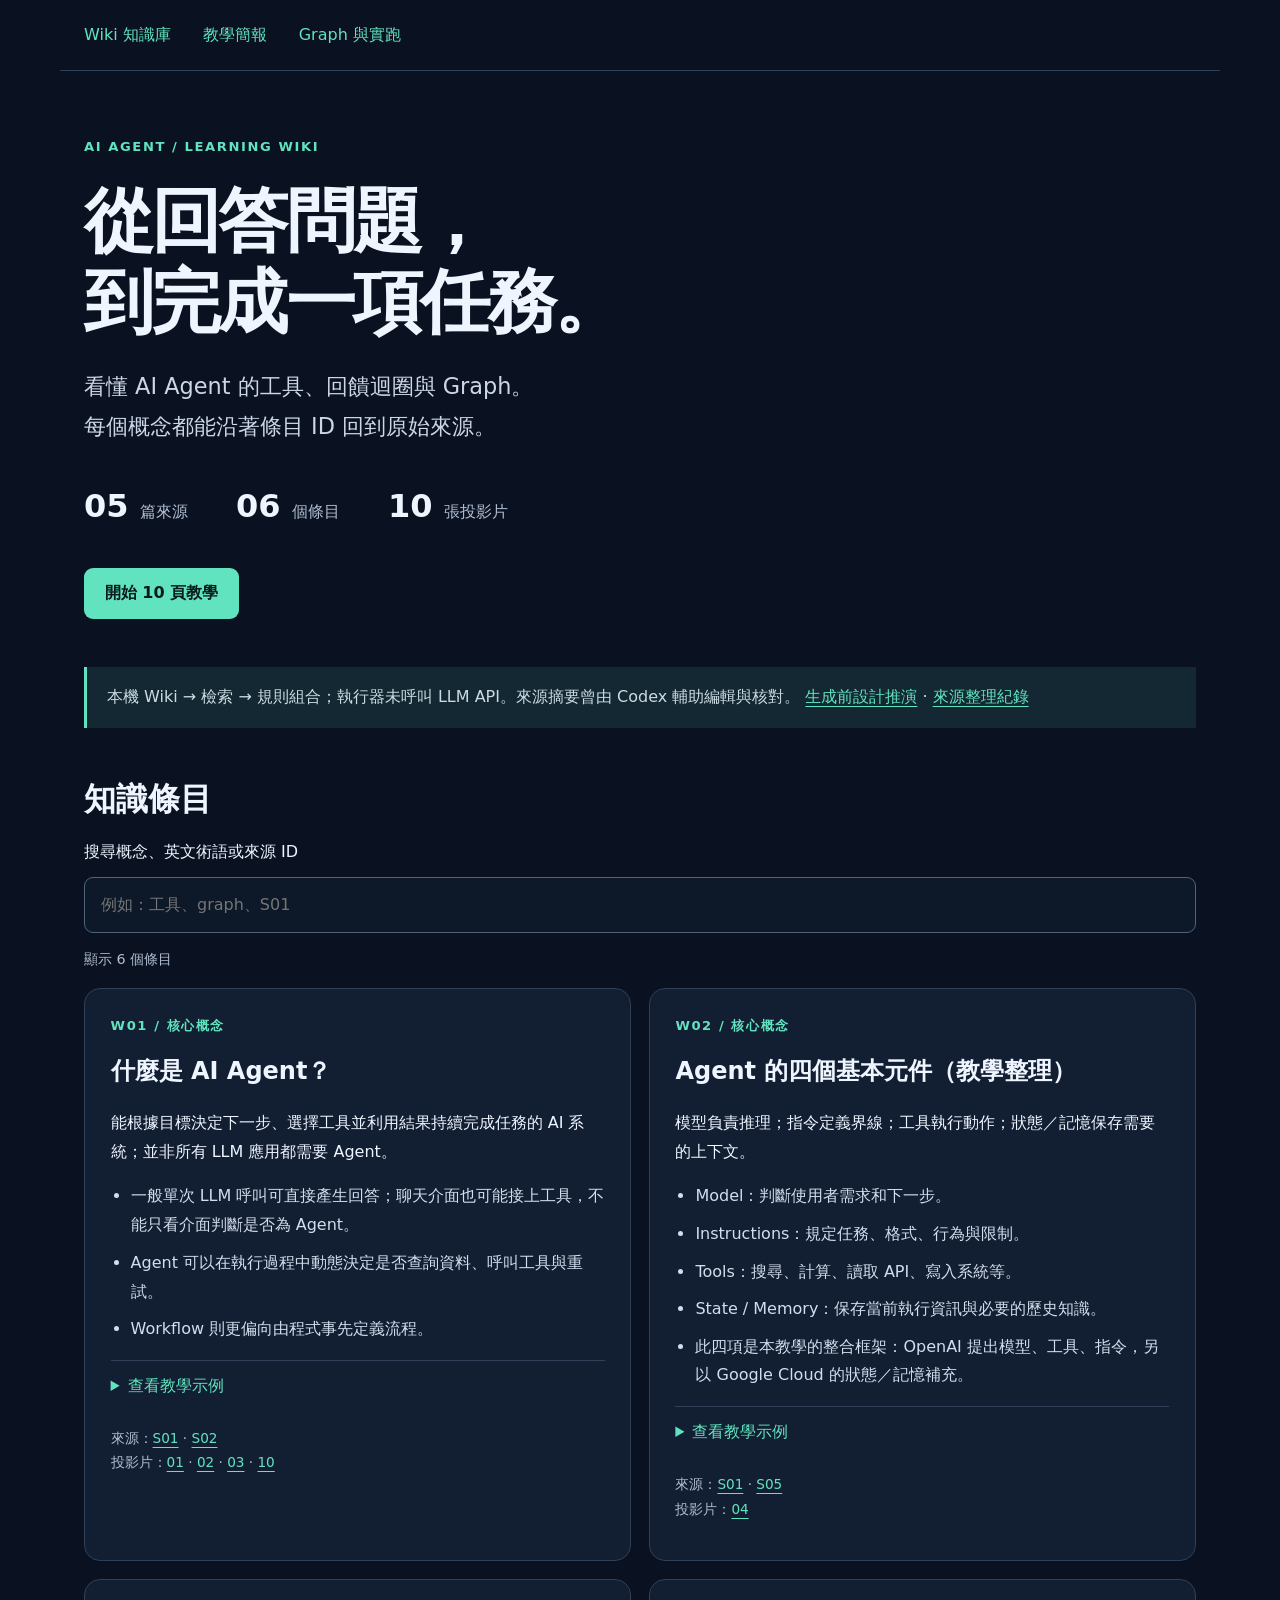
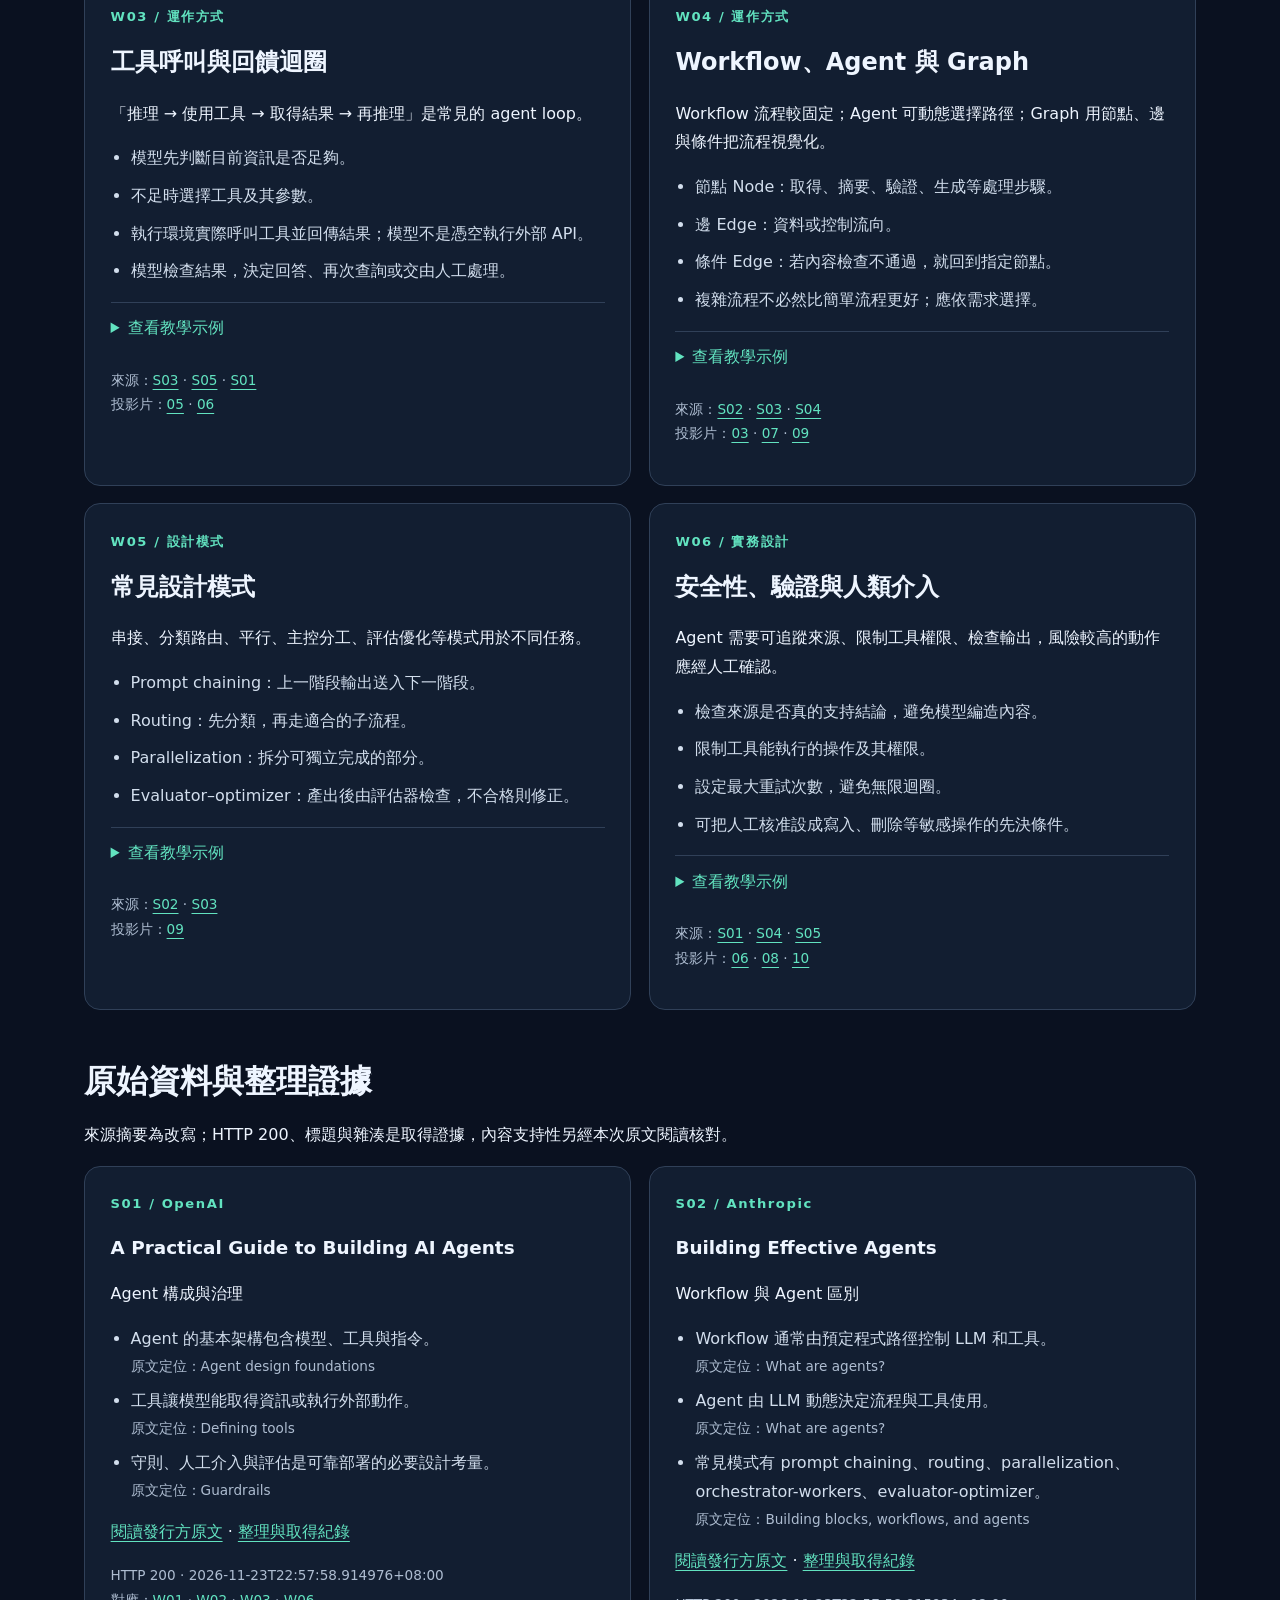
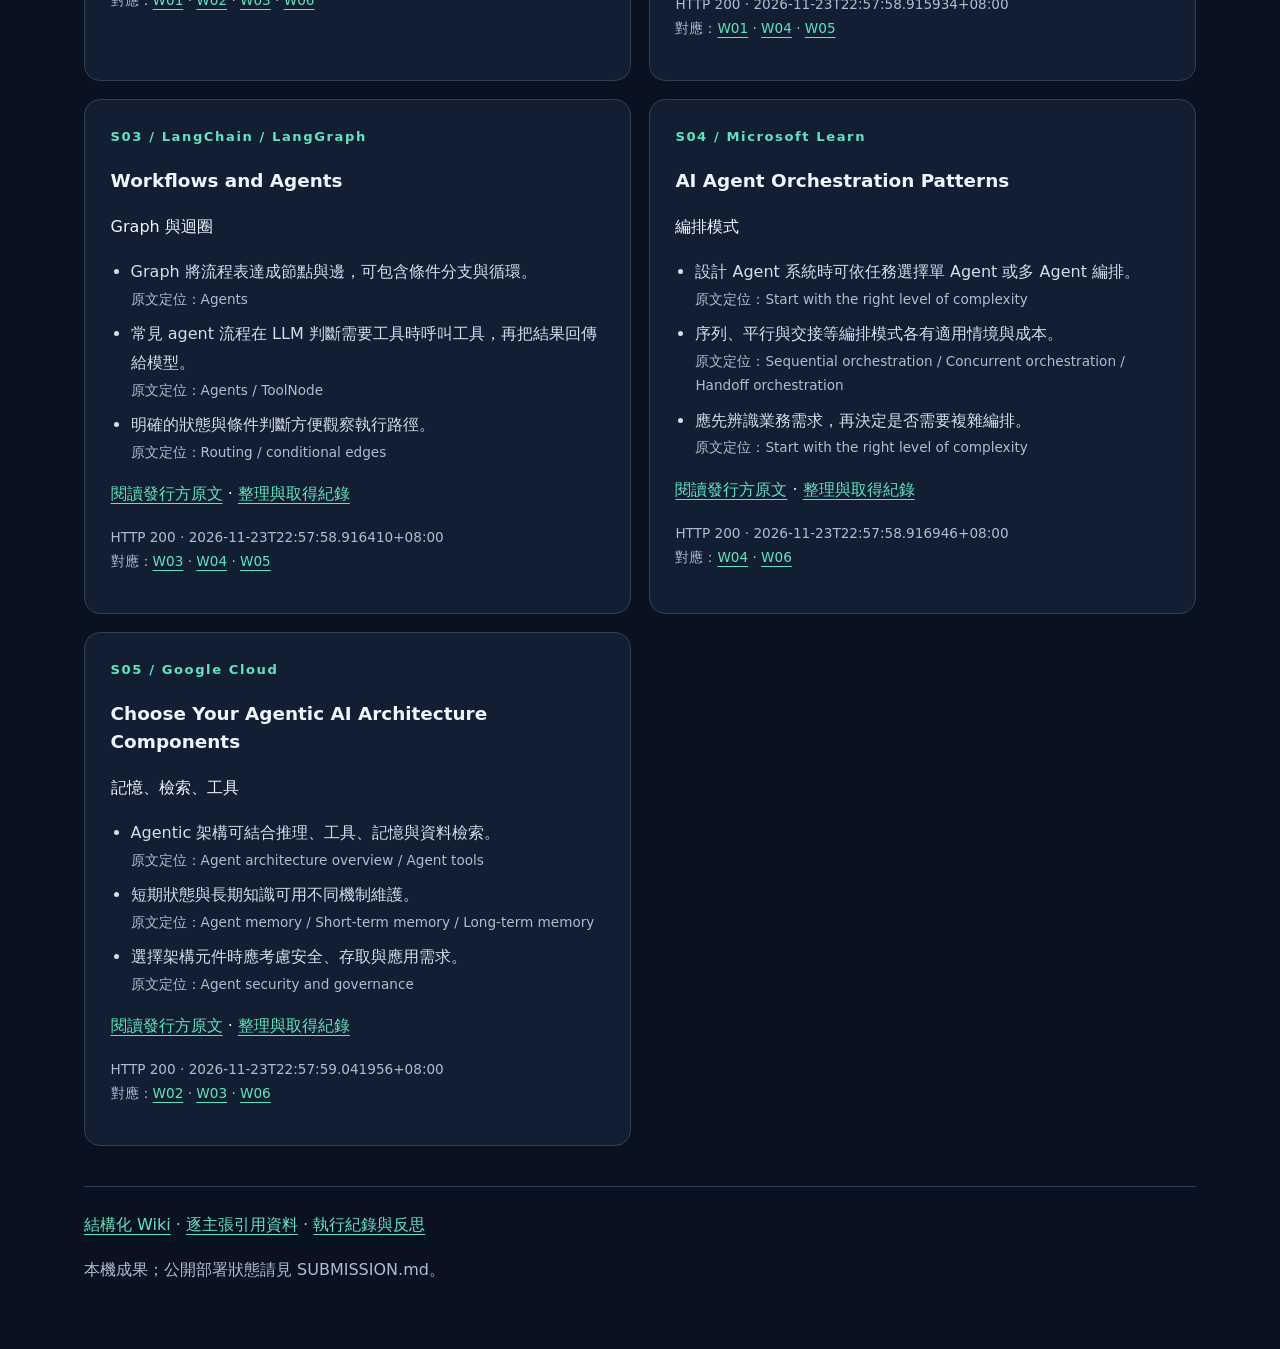
<file: index.html>
<!doctype html><html lang="zh-Hant"><head><meta charset="utf-8"><meta name="viewport" content="width=device-width,initial-scale=1"><meta name="description" content="AI Agent 新手教學：五篇來源、六個 Wiki 條目、十頁簡報與可重現流程。"><title>AI Agent｜可追溯的學習 Wiki</title><link rel="stylesheet" href="assets.css"><link rel="icon" href="data:,"></head><body class=""><a class="skip" href="#main">跳到主要內容</a><nav aria-label="成果導覽"><a href="index.html">Wiki 知識庫</a><a href="slides.html">教學簡報</a><a href="workflow.html">Graph 與實跑</a></nav><main id="main" class="shell"><header class="hero"><p class="eyebrow">AI AGENT / LEARNING WIKI</p><h1>從回答問題，<br>到完成一項任務。</h1><p class="lead">看懂 AI Agent 的工具、回饋迴圈與 Graph。<br>每個概念都能沿著條目 ID 回到原始來源。</p><div class="stats"><span><b>05</b> 篇來源</span><span><b>06</b> 個條目</span><span><b>10</b> 張投影片</span></div><a class="primary" href="slides.html">開始 10 頁教學</a></header><aside class="notice">本機 Wiki → 檢索 → 規則組合；執行器未呼叫 LLM API。來源摘要曾由 Codex 輔助編輯與核對。 <a href="DESIGN_DECISIONS.md">生成前設計推演</a> · <a href="INGEST_LOG.md">來源整理紀錄</a></aside><section aria-labelledby="wiki-title"><h2 id="wiki-title" class="section-title">知識條目</h2><label for="q">搜尋概念、英文術語或來源 ID</label><input id="q" class="search" type="search" placeholder="例如：工具、graph、S01" autocomplete="off"><p id="search-status" role="status">顯示 6 個條目</p><div class="grid"><article id="W01" class="card entry" data-key="什麼是 ai agent？能根據目標決定下一步、選擇工具並利用結果持續完成任務的 ai 系統；並非所有 llm 應用都需要 agent。一般單次 llm 呼叫可直接產生回答；聊天介面也可能接上工具，不能只看介面判斷是否為 agent。 agent 可以在執行過程中動態決定是否查詢資料、呼叫工具與重試。 workflow 則更偏向由程式事先定義流程。s01 s02"><p class="eyebrow">W01 / 核心概念</p><h2>什麼是 AI Agent？</h2><p>能根據目標決定下一步、選擇工具並利用結果持續完成任務的 AI 系統；並非所有 LLM 應用都需要 Agent。</p><ul><li>一般單次 LLM 呼叫可直接產生回答；聊天介面也可能接上工具，不能只看介面判斷是否為 Agent。</li><li>Agent 可以在執行過程中動態決定是否查詢資料、呼叫工具與重試。</li><li>Workflow 則更偏向由程式事先定義流程。</li></ul><details><summary>查看教學示例</summary><p>教學情境：請幫我把五篇 Agent 文件整理成有來源的學習簡報；系統需要取得資料、整理並檢查。</p></details><p class="references">來源：<a href="#S01">S01</a> · <a href="#S02">S02</a><br>投影片：<a href="slides.html#slide-1">01</a> · <a href="slides.html#slide-2">02</a> · <a href="slides.html#slide-3">03</a> · <a href="slides.html#slide-10">10</a></p></article><article id="W02" class="card entry" data-key="agent 的四個基本元件（教學整理）模型負責推理；指令定義界線；工具執行動作；狀態／記憶保存需要的上下文。model：判斷使用者需求和下一步。 instructions：規定任務、格式、行為與限制。 tools：搜尋、計算、讀取 api、寫入系統等。 state / memory：保存當前執行資訊與必要的歷史知識。 此四項是本教學的整合框架：openai 提出模型、工具、指令，另以 google cloud 的狀態／記憶補充。s01 s05"><p class="eyebrow">W02 / 核心概念</p><h2>Agent 的四個基本元件（教學整理）</h2><p>模型負責推理；指令定義界線；工具執行動作；狀態／記憶保存需要的上下文。</p><ul><li>Model：判斷使用者需求和下一步。</li><li>Instructions：規定任務、格式、行為與限制。</li><li>Tools：搜尋、計算、讀取 API、寫入系統等。</li><li>State / Memory：保存當前執行資訊與必要的歷史知識。</li><li>此四項是本教學的整合框架：OpenAI 提出模型、工具、指令，另以 Google Cloud 的狀態／記憶補充。</li></ul><details><summary>查看教學示例</summary><p>例：模型選擇查詢；指令要求附來源；工具讀取 Wiki；狀態記住已找到的條目。</p></details><p class="references">來源：<a href="#S01">S01</a> · <a href="#S05">S05</a><br>投影片：<a href="slides.html#slide-4">04</a></p></article><article id="W03" class="card entry" data-key="工具呼叫與回饋迴圈「推理 → 使用工具 → 取得結果 → 再推理」是常見的 agent loop。模型先判斷目前資訊是否足夠。 不足時選擇工具及其參數。 執行環境實際呼叫工具並回傳結果；模型不是憑空執行外部 api。 模型檢查結果，決定回答、再次查詢或交由人工處理。s03 s05 s01"><p class="eyebrow">W03 / 運作方式</p><h2>工具呼叫與回饋迴圈</h2><p>「推理 → 使用工具 → 取得結果 → 再推理」是常見的 agent loop。</p><ul><li>模型先判斷目前資訊是否足夠。</li><li>不足時選擇工具及其參數。</li><li>執行環境實際呼叫工具並回傳結果；模型不是憑空執行外部 API。</li><li>模型檢查結果，決定回答、再次查詢或交由人工處理。</li></ul><details><summary>查看教學示例</summary><p>工具呼叫示意：模型提出 search_wiki(query=&quot;工具迴圈&quot;)；執行環境查詢 Wiki，將 W03 回傳給模型。這是教學示意，並非本程式呼叫 LLM 的紀錄。</p></details><p class="references">來源：<a href="#S03">S03</a> · <a href="#S05">S05</a> · <a href="#S01">S01</a><br>投影片：<a href="slides.html#slide-5">05</a> · <a href="slides.html#slide-6">06</a></p></article><article id="W04" class="card entry" data-key="workflow、agent 與 graphworkflow 流程較固定；agent 可動態選擇路徑；graph 用節點、邊與條件把流程視覺化。節點 node：取得、摘要、驗證、生成等處理步驟。 邊 edge：資料或控制流向。 條件 edge：若內容檢查不通過，就回到指定節點。 複雜流程不必然比簡單流程更好；應依需求選擇。s02 s03 s04"><p class="eyebrow">W04 / 運作方式</p><h2>Workflow、Agent 與 Graph</h2><p>Workflow 流程較固定；Agent 可動態選擇路徑；Graph 用節點、邊與條件把流程視覺化。</p><ul><li>節點 Node：取得、摘要、驗證、生成等處理步驟。</li><li>邊 Edge：資料或控制流向。</li><li>條件 Edge：若內容檢查不通過，就回到指定節點。</li><li>複雜流程不必然比簡單流程更好；應依需求選擇。</li></ul><details><summary>查看教學示例</summary><p>狀態示例：query、retrieved_ids、draft、errors、retry_count。若引用檢查失敗，就帶著錯誤回到檢索節點。</p></details><p class="references">來源：<a href="#S02">S02</a> · <a href="#S03">S03</a> · <a href="#S04">S04</a><br>投影片：<a href="slides.html#slide-3">03</a> · <a href="slides.html#slide-7">07</a> · <a href="slides.html#slide-9">09</a></p></article><article id="W05" class="card entry" data-key="常見設計模式串接、分類路由、平行、主控分工、評估優化等模式用於不同任務。prompt chaining：上一階段輸出送入下一階段。 routing：先分類，再走適合的子流程。 parallelization：拆分可獨立完成的部分。 evaluator–optimizer：產出後由評估器檢查，不合格則修正。s02 s03"><p class="eyebrow">W05 / 設計模式</p><h2>常見設計模式</h2><p>串接、分類路由、平行、主控分工、評估優化等模式用於不同任務。</p><ul><li>Prompt chaining：上一階段輸出送入下一階段。</li><li>Routing：先分類，再走適合的子流程。</li><li>Parallelization：拆分可獨立完成的部分。</li><li>Evaluator–optimizer：產出後由評估器檢查，不合格則修正。</li></ul><details><summary>查看教學示例</summary><p>例：先整理來源，再起草摘要，最後檢查引用；不合格就回到檢索與起草。</p></details><p class="references">來源：<a href="#S02">S02</a> · <a href="#S03">S03</a><br>投影片：<a href="slides.html#slide-9">09</a></p></article><article id="W06" class="card entry" data-key="安全性、驗證與人類介入agent 需要可追蹤來源、限制工具權限、檢查輸出，風險較高的動作應經人工確認。檢查來源是否真的支持結論，避免模型編造內容。 限制工具能執行的操作及其權限。 設定最大重試次數，避免無限迴圈。 可把人工核准設成寫入、刪除等敏感操作的先決條件。s01 s04 s05"><p class="eyebrow">W06 / 實務設計</p><h2>安全性、驗證與人類介入</h2><p>Agent 需要可追蹤來源、限制工具權限、檢查輸出，風險較高的動作應經人工確認。</p><ul><li>檢查來源是否真的支持結論，避免模型編造內容。</li><li>限制工具能執行的操作及其權限。</li><li>設定最大重試次數，避免無限迴圈。</li><li>可把人工核准設成寫入、刪除等敏感操作的先決條件。</li></ul><details><summary>查看教學示例</summary><p>練習：若引用不存在，應先回檢索／引用檢查；重試到上限仍失敗，就停止輸出並回報。</p></details><p class="references">來源：<a href="#S01">S01</a> · <a href="#S04">S04</a> · <a href="#S05">S05</a><br>投影片：<a href="slides.html#slide-6">06</a> · <a href="slides.html#slide-8">08</a> · <a href="slides.html#slide-10">10</a></p></article></div></section><section aria-labelledby="sources-title"><h2 class="section-title" id="sources-title">原始資料與整理證據</h2><p>來源摘要為改寫；HTTP 200、標題與雜湊是取得證據，內容支持性另經本次原文閱讀核對。</p><div class="grid sources"><article id="S01" class="card"><p class="eyebrow">S01 / OpenAI</p><h3>A Practical Guide to Building AI Agents</h3><p>Agent 構成與治理</p><ul><li>Agent 的基本架構包含模型、工具與指令。<small>原文定位：Agent design foundations</small></li><li>工具讓模型能取得資訊或執行外部動作。<small>原文定位：Defining tools</small></li><li>守則、人工介入與評估是可靠部署的必要設計考量。<small>原文定位：Guardrails</small></li></ul><p><a href="https://openai.com/business/guides-and-resources/a-practical-guide-to-building-ai-agents/" target="_blank" rel="noopener noreferrer">閱讀發行方原文</a> · <a href="sources/S01.md">整理與取得紀錄</a></p><p class="references">HTTP 200 · <time>2026-11-23T22:57:58.914976+08:00</time><br>對應：<a href="#W01">W01</a> · <a href="#W02">W02</a> · <a href="#W03">W03</a> · <a href="#W06">W06</a></p></article><article id="S02" class="card"><p class="eyebrow">S02 / Anthropic</p><h3>Building Effective Agents</h3><p>Workflow 與 Agent 區別</p><ul><li>Workflow 通常由預定程式路徑控制 LLM 和工具。<small>原文定位：What are agents?</small></li><li>Agent 由 LLM 動態決定流程與工具使用。<small>原文定位：What are agents?</small></li><li>常見模式有 prompt chaining、routing、parallelization、orchestrator-workers、evaluator-optimizer。<small>原文定位：Building blocks, workflows, and agents</small></li></ul><p><a href="https://www.anthropic.com/research/building-effective-agents" target="_blank" rel="noopener noreferrer">閱讀發行方原文</a> · <a href="sources/S02.md">整理與取得紀錄</a></p><p class="references">HTTP 200 · <time>2026-11-23T22:57:58.915934+08:00</time><br>對應：<a href="#W01">W01</a> · <a href="#W04">W04</a> · <a href="#W05">W05</a></p></article><article id="S03" class="card"><p class="eyebrow">S03 / LangChain / LangGraph</p><h3>Workflows and Agents</h3><p>Graph 與迴圈</p><ul><li>Graph 將流程表達成節點與邊，可包含條件分支與循環。<small>原文定位：Agents</small></li><li>常見 agent 流程在 LLM 判斷需要工具時呼叫工具，再把結果回傳給模型。<small>原文定位：Agents / ToolNode</small></li><li>明確的狀態與條件判斷方便觀察執行路徑。<small>原文定位：Routing / conditional edges</small></li></ul><p><a href="https://docs.langchain.com/oss/python/langgraph/workflows-agents" target="_blank" rel="noopener noreferrer">閱讀發行方原文</a> · <a href="sources/S03.md">整理與取得紀錄</a></p><p class="references">HTTP 200 · <time>2026-11-23T22:57:58.916410+08:00</time><br>對應：<a href="#W03">W03</a> · <a href="#W04">W04</a> · <a href="#W05">W05</a></p></article><article id="S04" class="card"><p class="eyebrow">S04 / Microsoft Learn</p><h3>AI Agent Orchestration Patterns</h3><p>編排模式</p><ul><li>設計 Agent 系統時可依任務選擇單 Agent 或多 Agent 編排。<small>原文定位：Start with the right level of complexity</small></li><li>序列、平行與交接等編排模式各有適用情境與成本。<small>原文定位：Sequential orchestration / Concurrent orchestration / Handoff orchestration</small></li><li>應先辨識業務需求，再決定是否需要複雜編排。<small>原文定位：Start with the right level of complexity</small></li></ul><p><a href="https://learn.microsoft.com/en-us/azure/architecture/ai-ml/guide/ai-agent-design-patterns/" target="_blank" rel="noopener noreferrer">閱讀發行方原文</a> · <a href="sources/S04.md">整理與取得紀錄</a></p><p class="references">HTTP 200 · <time>2026-11-23T22:57:58.916946+08:00</time><br>對應：<a href="#W04">W04</a> · <a href="#W06">W06</a></p></article><article id="S05" class="card"><p class="eyebrow">S05 / Google Cloud</p><h3>Choose Your Agentic AI Architecture Components</h3><p>記憶、檢索、工具</p><ul><li>Agentic 架構可結合推理、工具、記憶與資料檢索。<small>原文定位：Agent architecture overview / Agent tools</small></li><li>短期狀態與長期知識可用不同機制維護。<small>原文定位：Agent memory / Short-term memory / Long-term memory</small></li><li>選擇架構元件時應考慮安全、存取與應用需求。<small>原文定位：Agent security and governance</small></li></ul><p><a href="https://docs.cloud.google.com/architecture/choose-agentic-ai-architecture-components" target="_blank" rel="noopener noreferrer">閱讀發行方原文</a> · <a href="sources/S05.md">整理與取得紀錄</a></p><p class="references">HTTP 200 · <time>2026-11-23T22:57:59.041956+08:00</time><br>對應：<a href="#W02">W02</a> · <a href="#W03">W03</a> · <a href="#W06">W06</a></p></article></div></section><footer><a href="wiki.json">結構化 Wiki</a> · <a href="slides_data.json">逐主張引用資料</a> · <a href="workflow.html">執行紀錄與反思</a><p>本機成果；公開部署狀態請見 SUBMISSION.md。</p></footer></main><script src="wiki.js"></script></body></html>
</file>
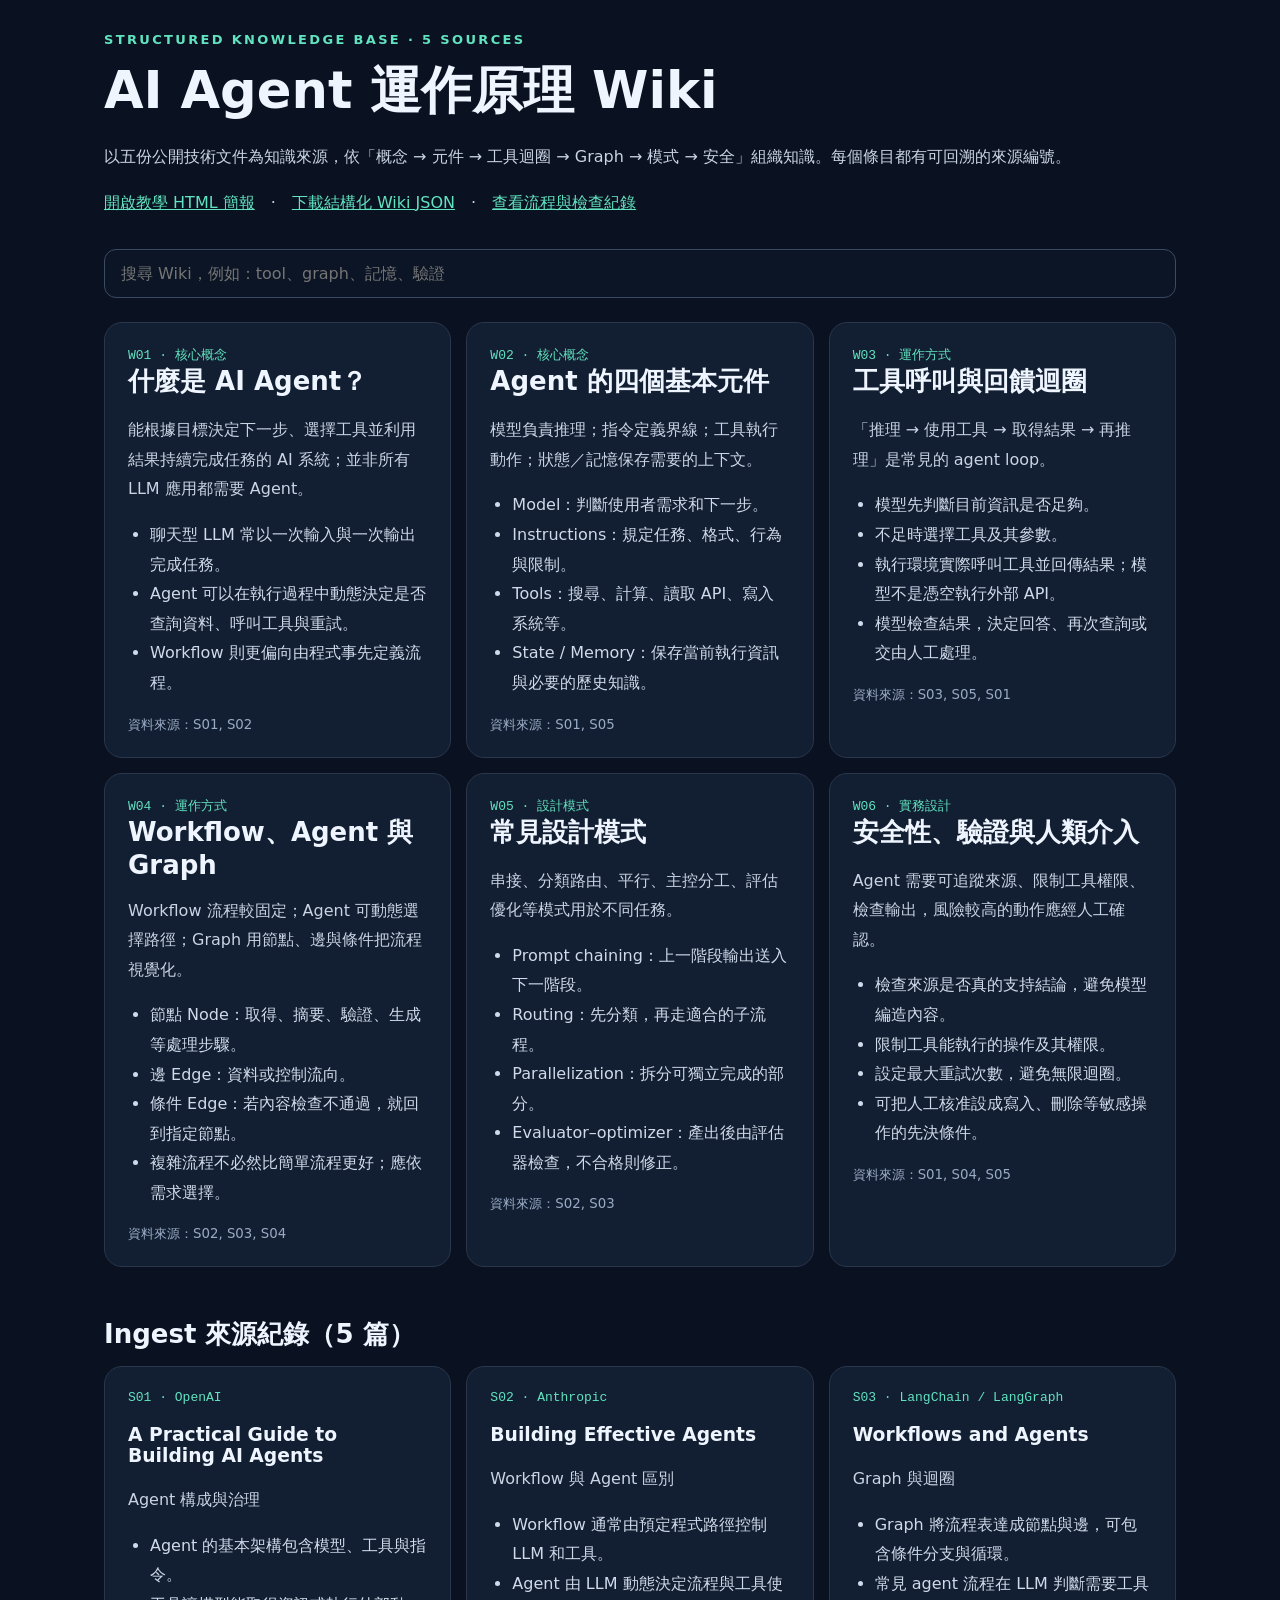
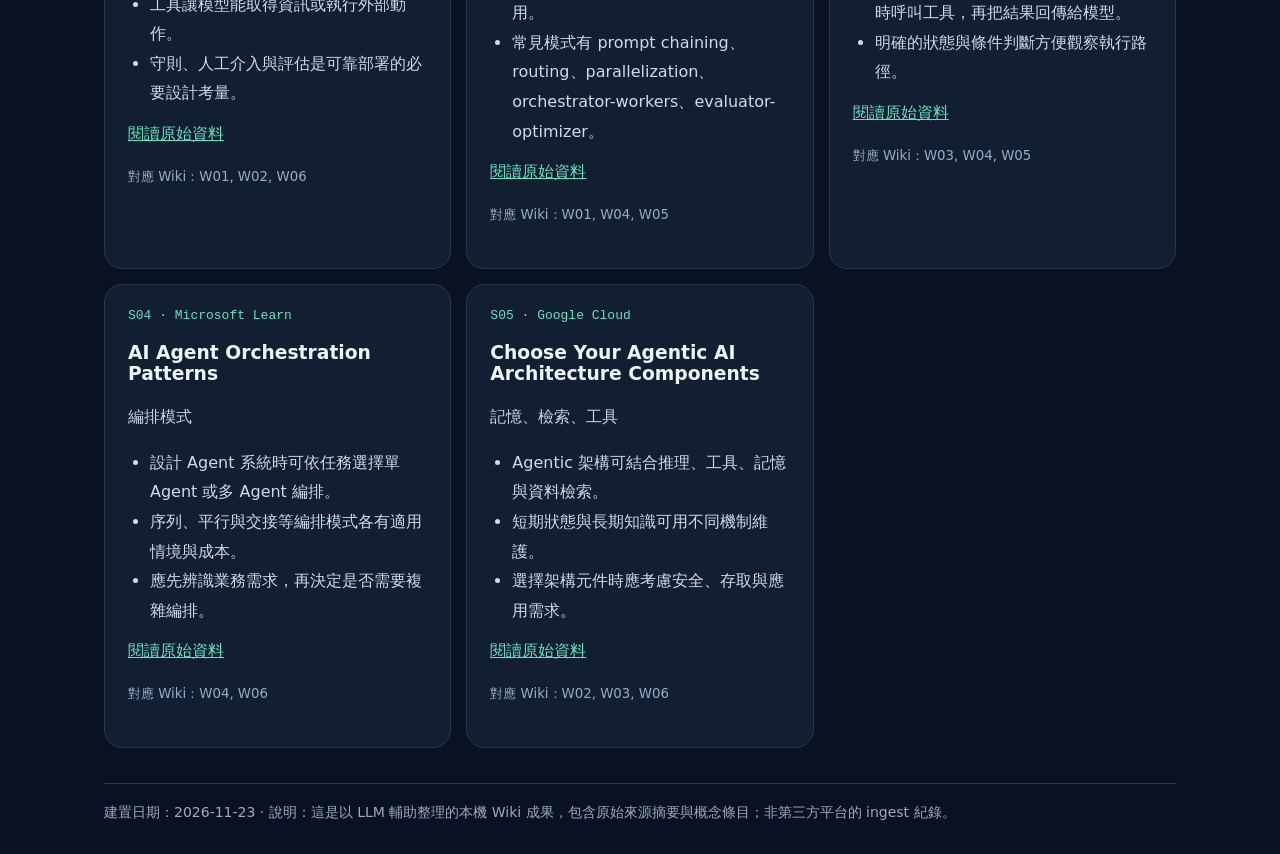
<file: original/index.html>
<!doctype html><html lang="zh-Hant"><head><meta charset="utf-8"><meta name="viewport" content="width=device-width,initial-scale=1"><title>AI Agent | LLM Wiki</title><style>:root{--bg:#0a1120;--panel:#121e31;--muted:#9aabc5;--line:#29364c;--a:#62e3c0;--white:#eef5ff}*{box-sizing:border-box}body{margin:0;background:var(--bg);color:var(--white);font-family:system-ui,-apple-system,"Microsoft JhengHei",sans-serif}a{color:var(--a)}.shell{max-width:1120px;margin:auto;padding:32px 24px}.eyebrow{color:var(--a);font-size:13px;font-weight:800;letter-spacing:.18em;text-transform:uppercase}h1{font-size:clamp(30px,4vw,52px);margin:10px 0}h2{font-size:26px;margin:0 0 14px}p{line-height:1.85;color:#c9d4e5}.sub{color:var(--muted)}.grid{display:grid;grid-template-columns:repeat(auto-fit,minmax(275px,1fr));gap:15px}.card{background:var(--panel);border:1px solid var(--line);border-radius:18px;padding:23px}.pill{display:inline-block;border:1px solid #326f68;border-radius:90px;color:var(--a);font-size:12px;padding:4px 10px;margin-right:7px}.tag{font-family:monospace;color:var(--a)}ul{color:#cfdbeb;line-height:1.85;padding-left:22px}button,input{font:inherit}.search{width:100%;border-radius:12px;border:1px solid #3b4a64;background:#0b1525;color:white;padding:14px 16px;margin:16px 0 24px}.footer{margin-top:35px;border-top:1px solid var(--line);padding-top:20px;color:var(--muted);font-size:14px}small{color:var(--muted)}</style></head><body><main class="shell"><div class="eyebrow">Structured knowledge base · 5 sources</div><h1>AI Agent 運作原理 Wiki</h1><p>以五份公開技術文件為知識來源，依「概念 → 元件 → 工具迴圈 → Graph → 模式 → 安全」組織知識。每個條目都有可回溯的來源編號。</p><p><a href="slides.html">開啟教學 HTML 簡報</a>　·　<a href="wiki.json">下載結構化 Wiki JSON</a>　·　<a href="workflow.html">查看流程與檢查紀錄</a></p><input class="search" id="q" placeholder="搜尋 Wiki，例如：tool、graph、記憶、驗證" aria-label="搜尋 Wiki"><div id="entries" class="grid"><article class="card entry" data-key="什麼是 ai agent？能根據目標決定下一步、選擇工具並利用結果持續完成任務的 ai 系統；並非所有 llm 應用都需要 agent。聊天型 llm 常以一次輸入與一次輸出完成任務。 agent 可以在執行過程中動態決定是否查詢資料、呼叫工具與重試。 workflow 則更偏向由程式事先定義流程。"><div class="tag">W01 · 核心概念</div><h2>什麼是 AI Agent？</h2><p>能根據目標決定下一步、選擇工具並利用結果持續完成任務的 AI 系統；並非所有 LLM 應用都需要 Agent。</p><ul><li>聊天型 LLM 常以一次輸入與一次輸出完成任務。</li><li>Agent 可以在執行過程中動態決定是否查詢資料、呼叫工具與重試。</li><li>Workflow 則更偏向由程式事先定義流程。</li></ul><small>資料來源：S01, S02</small></article><article class="card entry" data-key="agent 的四個基本元件模型負責推理；指令定義界線；工具執行動作；狀態／記憶保存需要的上下文。model：判斷使用者需求和下一步。 instructions：規定任務、格式、行為與限制。 tools：搜尋、計算、讀取 api、寫入系統等。 state / memory：保存當前執行資訊與必要的歷史知識。"><div class="tag">W02 · 核心概念</div><h2>Agent 的四個基本元件</h2><p>模型負責推理；指令定義界線；工具執行動作；狀態／記憶保存需要的上下文。</p><ul><li>Model：判斷使用者需求和下一步。</li><li>Instructions：規定任務、格式、行為與限制。</li><li>Tools：搜尋、計算、讀取 API、寫入系統等。</li><li>State / Memory：保存當前執行資訊與必要的歷史知識。</li></ul><small>資料來源：S01, S05</small></article><article class="card entry" data-key="工具呼叫與回饋迴圈「推理 → 使用工具 → 取得結果 → 再推理」是常見的 agent loop。模型先判斷目前資訊是否足夠。 不足時選擇工具及其參數。 執行環境實際呼叫工具並回傳結果；模型不是憑空執行外部 api。 模型檢查結果，決定回答、再次查詢或交由人工處理。"><div class="tag">W03 · 運作方式</div><h2>工具呼叫與回饋迴圈</h2><p>「推理 → 使用工具 → 取得結果 → 再推理」是常見的 agent loop。</p><ul><li>模型先判斷目前資訊是否足夠。</li><li>不足時選擇工具及其參數。</li><li>執行環境實際呼叫工具並回傳結果；模型不是憑空執行外部 API。</li><li>模型檢查結果，決定回答、再次查詢或交由人工處理。</li></ul><small>資料來源：S03, S05, S01</small></article><article class="card entry" data-key="workflow、agent 與 graphworkflow 流程較固定；agent 可動態選擇路徑；graph 用節點、邊與條件把流程視覺化。節點 node：取得、摘要、驗證、生成等處理步驟。 邊 edge：資料或控制流向。 條件 edge：若內容檢查不通過，就回到指定節點。 複雜流程不必然比簡單流程更好；應依需求選擇。"><div class="tag">W04 · 運作方式</div><h2>Workflow、Agent 與 Graph</h2><p>Workflow 流程較固定；Agent 可動態選擇路徑；Graph 用節點、邊與條件把流程視覺化。</p><ul><li>節點 Node：取得、摘要、驗證、生成等處理步驟。</li><li>邊 Edge：資料或控制流向。</li><li>條件 Edge：若內容檢查不通過，就回到指定節點。</li><li>複雜流程不必然比簡單流程更好；應依需求選擇。</li></ul><small>資料來源：S02, S03, S04</small></article><article class="card entry" data-key="常見設計模式串接、分類路由、平行、主控分工、評估優化等模式用於不同任務。prompt chaining：上一階段輸出送入下一階段。 routing：先分類，再走適合的子流程。 parallelization：拆分可獨立完成的部分。 evaluator–optimizer：產出後由評估器檢查，不合格則修正。"><div class="tag">W05 · 設計模式</div><h2>常見設計模式</h2><p>串接、分類路由、平行、主控分工、評估優化等模式用於不同任務。</p><ul><li>Prompt chaining：上一階段輸出送入下一階段。</li><li>Routing：先分類，再走適合的子流程。</li><li>Parallelization：拆分可獨立完成的部分。</li><li>Evaluator–optimizer：產出後由評估器檢查，不合格則修正。</li></ul><small>資料來源：S02, S03</small></article><article class="card entry" data-key="安全性、驗證與人類介入agent 需要可追蹤來源、限制工具權限、檢查輸出，風險較高的動作應經人工確認。檢查來源是否真的支持結論，避免模型編造內容。 限制工具能執行的操作及其權限。 設定最大重試次數，避免無限迴圈。 可把人工核准設成寫入、刪除等敏感操作的先決條件。"><div class="tag">W06 · 實務設計</div><h2>安全性、驗證與人類介入</h2><p>Agent 需要可追蹤來源、限制工具權限、檢查輸出，風險較高的動作應經人工確認。</p><ul><li>檢查來源是否真的支持結論，避免模型編造內容。</li><li>限制工具能執行的操作及其權限。</li><li>設定最大重試次數，避免無限迴圈。</li><li>可把人工核准設成寫入、刪除等敏感操作的先決條件。</li></ul><small>資料來源：S01, S04, S05</small></article></div><h2 style="margin-top:50px">Ingest 來源紀錄（5 篇）</h2><div class="grid"><article class="card"><div class="tag">S01 · OpenAI</div><h3>A Practical Guide to Building AI Agents</h3><p>Agent 構成與治理</p><ul><li>Agent 的基本架構包含模型、工具與指令。</li><li>工具讓模型能取得資訊或執行外部動作。</li><li>守則、人工介入與評估是可靠部署的必要設計考量。</li></ul><a href="https://openai.com/business/guides-and-resources/a-practical-guide-to-building-ai-agents/" target="_blank" rel="noopener">閱讀原始資料</a><p><small>對應 Wiki：W01, W02, W06</small></p></article><article class="card"><div class="tag">S02 · Anthropic</div><h3>Building Effective Agents</h3><p>Workflow 與 Agent 區別</p><ul><li>Workflow 通常由預定程式路徑控制 LLM 和工具。</li><li>Agent 由 LLM 動態決定流程與工具使用。</li><li>常見模式有 prompt chaining、routing、parallelization、orchestrator-workers、evaluator-optimizer。</li></ul><a href="https://www.anthropic.com/research/building-effective-agents" target="_blank" rel="noopener">閱讀原始資料</a><p><small>對應 Wiki：W01, W04, W05</small></p></article><article class="card"><div class="tag">S03 · LangChain / LangGraph</div><h3>Workflows and Agents</h3><p>Graph 與迴圈</p><ul><li>Graph 將流程表達成節點與邊，可包含條件分支與循環。</li><li>常見 agent 流程在 LLM 判斷需要工具時呼叫工具，再把結果回傳給模型。</li><li>明確的狀態與條件判斷方便觀察執行路徑。</li></ul><a href="https://docs.langchain.com/oss/python/langgraph/workflows-agents" target="_blank" rel="noopener">閱讀原始資料</a><p><small>對應 Wiki：W03, W04, W05</small></p></article><article class="card"><div class="tag">S04 · Microsoft Learn</div><h3>AI Agent Orchestration Patterns</h3><p>編排模式</p><ul><li>設計 Agent 系統時可依任務選擇單 Agent 或多 Agent 編排。</li><li>序列、平行與交接等編排模式各有適用情境與成本。</li><li>應先辨識業務需求，再決定是否需要複雜編排。</li></ul><a href="https://learn.microsoft.com/en-us/azure/architecture/ai-ml/guide/ai-agent-design-patterns/" target="_blank" rel="noopener">閱讀原始資料</a><p><small>對應 Wiki：W04, W06</small></p></article><article class="card"><div class="tag">S05 · Google Cloud</div><h3>Choose Your Agentic AI Architecture Components</h3><p>記憶、檢索、工具</p><ul><li>Agentic 架構可結合推理、工具、記憶與資料檢索。</li><li>短期狀態與長期知識可用不同機制維護。</li><li>選擇架構元件時應考慮安全、存取與應用需求。</li></ul><a href="https://docs.cloud.google.com/architecture/choose-agentic-ai-architecture-components" target="_blank" rel="noopener">閱讀原始資料</a><p><small>對應 Wiki：W02, W03, W06</small></p></article></div><div class="footer">建置日期：2026-11-23 · 說明：這是以 LLM 輔助整理的本機 Wiki 成果，包含原始來源摘要與概念條目；非第三方平台的 ingest 紀錄。</div></main><script>document.querySelector('#q').addEventListener('input',e=>{let q=e.target.value.toLowerCase().trim();document.querySelectorAll('.entry').forEach(x=>x.hidden=!x.dataset.key.includes(q));});</script></body></html>
</file>
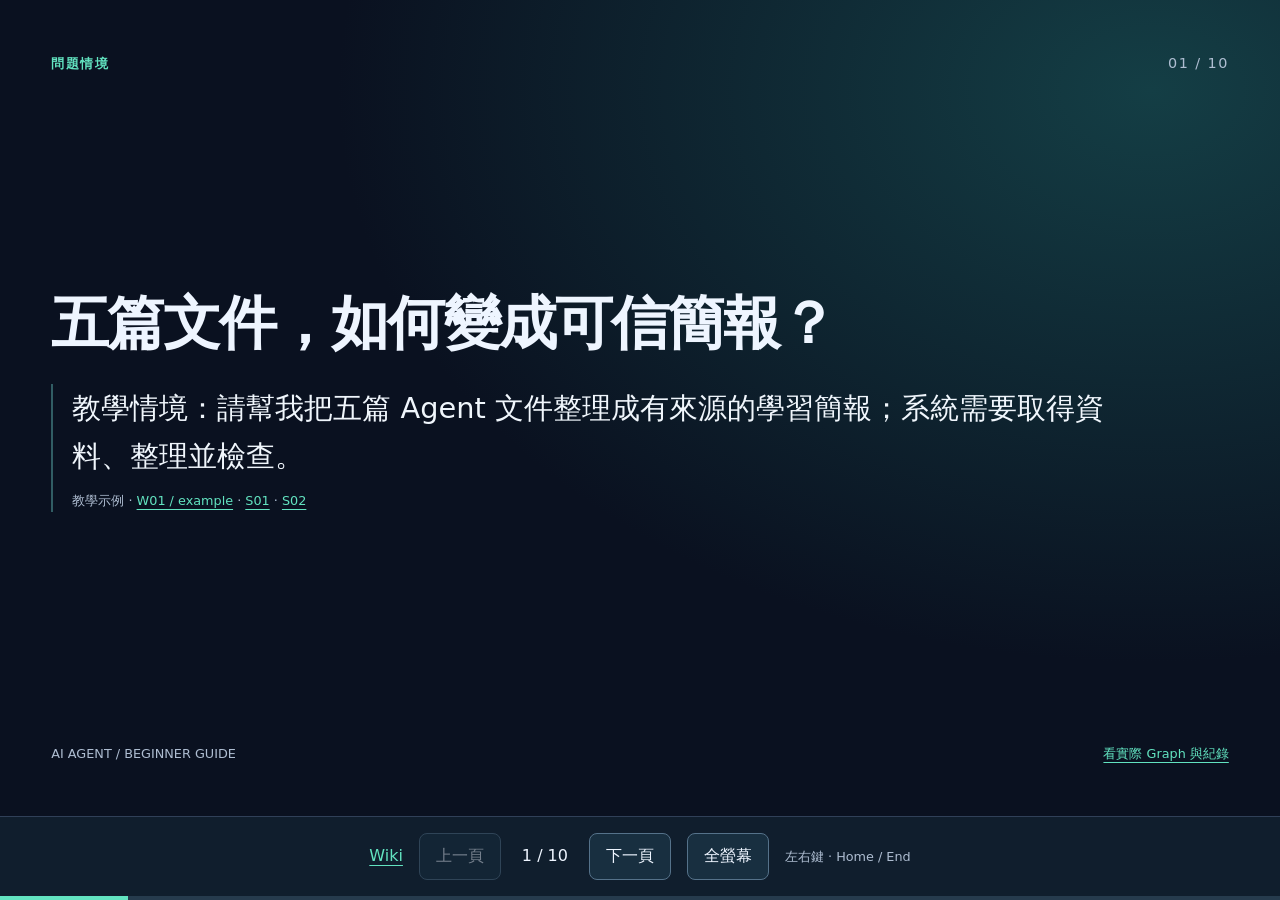
<file: slides.html>
<!doctype html><html lang="zh-Hant"><head><meta charset="utf-8"><meta name="viewport" content="width=device-width,initial-scale=1"><meta name="description" content="AI Agent 新手教學：五篇來源、六個 Wiki 條目、十頁簡報與可重現流程。"><title>AI Agent 是什麼？｜10 頁教學</title><link rel="stylesheet" href="assets.css"><link rel="icon" href="data:,"></head><body class="presentation"><a class="skip" href="#main">跳到主要內容</a><main id="main" class="deck"><section id="slide-1" class="slide" aria-labelledby="title-1" ><header><span class="eyebrow">問題情境</span><span class="counter">01 / 10</span></header><div class="slide-core"><h1 id="title-1">五篇文件，如何變成可信簡報？</h1><div class="claim lead-claim" data-entry="W01" data-field="example"><p>教學情境：請幫我把五篇 Agent 文件整理成有來源的學習簡報；系統需要取得資料、整理並檢查。</p><p class="references">教學示例 · <a href="index.html#W01">W01 / example</a> · <a href="index.html#S01">S01</a> · <a href="index.html#S02">S02</a></p></div></div><footer><span>AI AGENT / BEGINNER GUIDE</span><a href="workflow.html">看實際 Graph 與紀錄</a></footer></section><section id="slide-2" class="slide" aria-labelledby="title-2" hidden><header><span class="eyebrow">定義</span><span class="counter">02 / 10</span></header><div class="slide-core"><h1 id="title-2">Agent：依目標決定下一步</h1><div class="claim lead-claim" data-entry="W01" data-field="summary"><p>能根據目標決定下一步、選擇工具並利用結果持續完成任務的 AI 系統；並非所有 LLM 應用都需要 Agent。</p><p class="references">知識主張 · <a href="index.html#W01">W01 / summary</a> · <a href="index.html#S01">S01</a> · <a href="index.html#S02">S02</a></p></div><div class="claim " data-entry="W01" data-field="details.1"><p>Agent 可以在執行過程中動態決定是否查詢資料、呼叫工具與重試。</p><p class="references">知識主張 · <a href="index.html#W01">W01 / details.1</a> · <a href="index.html#S01">S01</a> · <a href="index.html#S02">S02</a></p></div></div><footer><span>AI AGENT / BEGINNER GUIDE</span><a href="workflow.html">看實際 Graph 與紀錄</a></footer></section><section id="slide-3" class="slide" aria-labelledby="title-3" hidden><header><span class="eyebrow">LLM / Workflow / Agent</span><span class="counter">03 / 10</span></header><div class="slide-core"><h1 id="title-3">流程由誰決定？</h1><div class="claim lead-claim" data-entry="W01" data-field="details.0"><p>一般單次 LLM 呼叫可直接產生回答；聊天介面也可能接上工具，不能只看介面判斷是否為 Agent。</p><p class="references">知識主張 · <a href="index.html#W01">W01 / details.0</a> · <a href="index.html#S01">S01</a> · <a href="index.html#S02">S02</a></p></div><div class="claim " data-entry="W04" data-field="summary"><p>Workflow 流程較固定；Agent 可動態選擇路徑；Graph 用節點、邊與條件把流程視覺化。</p><p class="references">知識主張 · <a href="index.html#W04">W04 / summary</a> · <a href="index.html#S02">S02</a> · <a href="index.html#S03">S03</a> · <a href="index.html#S04">S04</a></p></div></div><footer><span>AI AGENT / BEGINNER GUIDE</span><a href="workflow.html">看實際 Graph 與紀錄</a></footer></section><section id="slide-4" class="slide" aria-labelledby="title-4" hidden><header><span class="eyebrow">元件</span><span class="counter">04 / 10</span></header><div class="slide-core"><h1 id="title-4">四個元件，各司其職</h1><div class="claim lead-claim" data-entry="W02" data-field="summary"><p>模型負責推理；指令定義界線；工具執行動作；狀態／記憶保存需要的上下文。</p><p class="references">知識主張 · <a href="index.html#W02">W02 / summary</a> · <a href="index.html#S01">S01</a> · <a href="index.html#S05">S05</a></p></div><div class="claim " data-entry="W02" data-field="example"><p>例：模型選擇查詢；指令要求附來源；工具讀取 Wiki；狀態記住已找到的條目。</p><p class="references">教學示例 · <a href="index.html#W02">W02 / example</a> · <a href="index.html#S01">S01</a> · <a href="index.html#S05">S05</a></p></div><div class="claim " data-entry="W02" data-field="details.4"><p>此四項是本教學的整合框架：OpenAI 提出模型、工具、指令，另以 Google Cloud 的狀態／記憶補充。</p><p class="references">知識主張 · <a href="index.html#W02">W02 / details.4</a> · <a href="index.html#S01">S01</a> · <a href="index.html#S05">S05</a></p></div></div><footer><span>AI AGENT / BEGINNER GUIDE</span><a href="workflow.html">看實際 Graph 與紀錄</a></footer></section><section id="slide-5" class="slide" aria-labelledby="title-5" hidden><header><span class="eyebrow">Tool Calling</span><span class="counter">05 / 10</span></header><div class="slide-core"><h1 id="title-5">模型提出呼叫，環境執行工具</h1><div class="claim lead-claim" data-entry="W03" data-field="details.2"><p>執行環境實際呼叫工具並回傳結果；模型不是憑空執行外部 API。</p><p class="references">知識主張 · <a href="index.html#W03">W03 / details.2</a> · <a href="index.html#S03">S03</a> · <a href="index.html#S05">S05</a> · <a href="index.html#S01">S01</a></p></div><div class="claim " data-entry="W03" data-field="example"><p>工具呼叫示意：模型提出 search_wiki(query=&quot;工具迴圈&quot;)；執行環境查詢 Wiki，將 W03 回傳給模型。這是教學示意，並非本程式呼叫 LLM 的紀錄。</p><p class="references">教學示例 · <a href="index.html#W03">W03 / example</a> · <a href="index.html#S03">S03</a> · <a href="index.html#S05">S05</a> · <a href="index.html#S01">S01</a></p></div></div><footer><span>AI AGENT / BEGINNER GUIDE</span><a href="workflow.html">看實際 Graph 與紀錄</a></footer></section><section id="slide-6" class="slide" aria-labelledby="title-6" hidden><header><span class="eyebrow">Agent Loop</span><span class="counter">06 / 10</span></header><div class="slide-core"><h1 id="title-6">讀完結果，再決定是否繼續</h1><div class="claim lead-claim" data-entry="W03" data-field="summary"><p>「推理 → 使用工具 → 取得結果 → 再推理」是常見的 agent loop。</p><p class="references">知識主張 · <a href="index.html#W03">W03 / summary</a> · <a href="index.html#S03">S03</a> · <a href="index.html#S05">S05</a> · <a href="index.html#S01">S01</a></p></div><div class="claim " data-entry="W03" data-field="details.3"><p>模型檢查結果，決定回答、再次查詢或交由人工處理。</p><p class="references">知識主張 · <a href="index.html#W03">W03 / details.3</a> · <a href="index.html#S03">S03</a> · <a href="index.html#S05">S05</a> · <a href="index.html#S01">S01</a></p></div><div class="claim " data-entry="W06" data-field="details.2"><p>設定最大重試次數，避免無限迴圈。</p><p class="references">知識主張 · <a href="index.html#W06">W06 / details.2</a> · <a href="index.html#S01">S01</a> · <a href="index.html#S04">S04</a> · <a href="index.html#S05">S05</a></p></div></div><footer><span>AI AGENT / BEGINNER GUIDE</span><a href="workflow.html">看實際 Graph 與紀錄</a></footer></section><section id="slide-7" class="slide" aria-labelledby="title-7" hidden><header><span class="eyebrow">Graph / State</span><span class="counter">07 / 10</span></header><div class="slide-core"><h1 id="title-7">Graph 讓分支與狀態可見</h1><div class="claim lead-claim" data-entry="W04" data-field="summary"><p>Workflow 流程較固定；Agent 可動態選擇路徑；Graph 用節點、邊與條件把流程視覺化。</p><p class="references">知識主張 · <a href="index.html#W04">W04 / summary</a> · <a href="index.html#S02">S02</a> · <a href="index.html#S03">S03</a> · <a href="index.html#S04">S04</a></p></div><div class="claim " data-entry="W04" data-field="example"><p>狀態示例：query、retrieved_ids、draft、errors、retry_count。若引用檢查失敗，就帶著錯誤回到檢索節點。</p><p class="references">教學示例 · <a href="index.html#W04">W04 / example</a> · <a href="index.html#S02">S02</a> · <a href="index.html#S03">S03</a> · <a href="index.html#S04">S04</a></p></div></div><footer><span>AI AGENT / BEGINNER GUIDE</span><a href="workflow.html">看實際 Graph 與紀錄</a></footer></section><section id="slide-8" class="slide" aria-labelledby="title-8" hidden><header><span class="eyebrow">安全與失敗</span><span class="counter">08 / 10</span></header><div class="slide-core"><h1 id="title-8">不通過時，必須能停下來</h1><div class="claim lead-claim" data-entry="W06" data-field="summary"><p>Agent 需要可追蹤來源、限制工具權限、檢查輸出，風險較高的動作應經人工確認。</p><p class="references">知識主張 · <a href="index.html#W06">W06 / summary</a> · <a href="index.html#S01">S01</a> · <a href="index.html#S04">S04</a> · <a href="index.html#S05">S05</a></p></div><div class="claim " data-entry="W06" data-field="details.1"><p>限制工具能執行的操作及其權限。</p><p class="references">知識主張 · <a href="index.html#W06">W06 / details.1</a> · <a href="index.html#S01">S01</a> · <a href="index.html#S04">S04</a> · <a href="index.html#S05">S05</a></p></div><div class="claim " data-entry="W06" data-field="details.2"><p>設定最大重試次數，避免無限迴圈。</p><p class="references">知識主張 · <a href="index.html#W06">W06 / details.2</a> · <a href="index.html#S01">S01</a> · <a href="index.html#S04">S04</a> · <a href="index.html#S05">S05</a></p></div></div><footer><span>AI AGENT / BEGINNER GUIDE</span><a href="workflow.html">看實際 Graph 與紀錄</a></footer></section><section id="slide-9" class="slide" aria-labelledby="title-9" hidden><header><span class="eyebrow">設計模式與實作</span><span class="counter">09 / 10</span></header><div class="slide-core"><h1 id="title-9">案例：檢索、起草、檢查、重試</h1><div class="claim lead-claim" data-entry="W05" data-field="summary"><p>串接、分類路由、平行、主控分工、評估優化等模式用於不同任務。</p><p class="references">知識主張 · <a href="index.html#W05">W05 / summary</a> · <a href="index.html#S02">S02</a> · <a href="index.html#S03">S03</a></p></div><div class="claim " data-entry="W05" data-field="example"><p>例：先整理來源，再起草摘要，最後檢查引用；不合格就回到檢索與起草。</p><p class="references">教學示例 · <a href="index.html#W05">W05 / example</a> · <a href="index.html#S02">S02</a> · <a href="index.html#S03">S03</a></p></div><div class="claim " data-entry="W04" data-field="details.2"><p>條件 Edge：若內容檢查不通過，就回到指定節點。</p><p class="references">知識主張 · <a href="index.html#W04">W04 / details.2</a> · <a href="index.html#S02">S02</a> · <a href="index.html#S03">S03</a> · <a href="index.html#S04">S04</a></p></div></div><footer><span>AI AGENT / BEGINNER GUIDE</span><a href="workflow.html">看實際 Graph 與紀錄</a></footer></section><section id="slide-10" class="slide" aria-labelledby="title-10" hidden><header><span class="eyebrow">回顧</span><span class="counter">10 / 10</span></header><div class="slide-core"><h1 id="title-10">帶走一個判斷與一個問題</h1><div class="claim lead-claim" data-entry="W01" data-field="summary"><p>能根據目標決定下一步、選擇工具並利用結果持續完成任務的 AI 系統；並非所有 LLM 應用都需要 Agent。</p><p class="references">知識主張 · <a href="index.html#W01">W01 / summary</a> · <a href="index.html#S01">S01</a> · <a href="index.html#S02">S02</a></p></div><div class="claim " data-entry="W06" data-field="example"><p>練習：若引用不存在，應先回檢索／引用檢查；重試到上限仍失敗，就停止輸出並回報。</p><p class="references">教學示例 · <a href="index.html#W06">W06 / example</a> · <a href="index.html#S01">S01</a> · <a href="index.html#S04">S04</a> · <a href="index.html#S05">S05</a></p></div></div><footer><span>AI AGENT / BEGINNER GUIDE</span><a href="workflow.html">看實際 Graph 與紀錄</a></footer></section></main><div class="deck-controls"><a href="index.html">Wiki</a><button id="prev" aria-label="上一頁">上一頁</button><span id="position" role="status" aria-live="polite">1 / 10</span><button id="next" aria-label="下一頁">下一頁</button><button id="fullscreen" aria-label="切換全螢幕">全螢幕</button><small>左右鍵 · Home / End</small></div><div class="progress-track"><div id="progress" role="progressbar" aria-label="簡報進度" aria-valuemin="1" aria-valuemax="10" aria-valuenow="1"></div></div><script src="slides.js"></script></body></html>
</file>
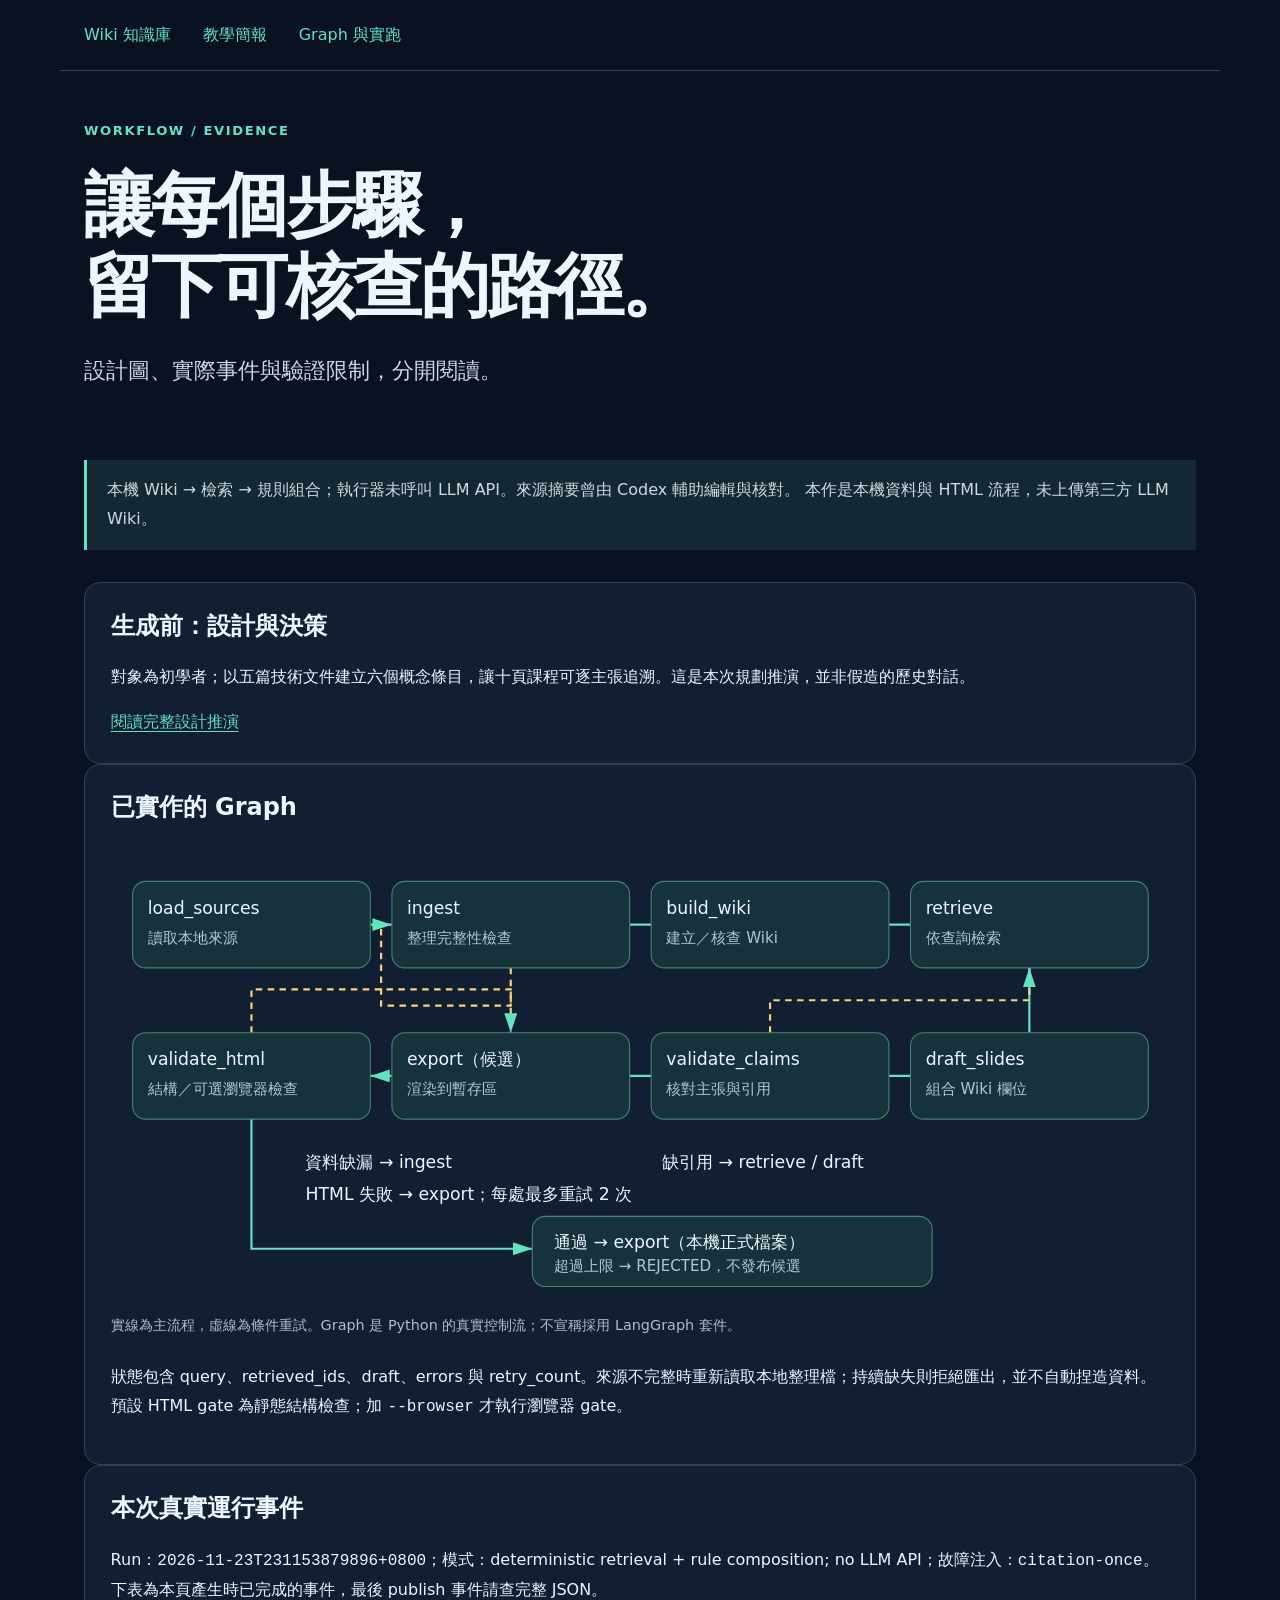
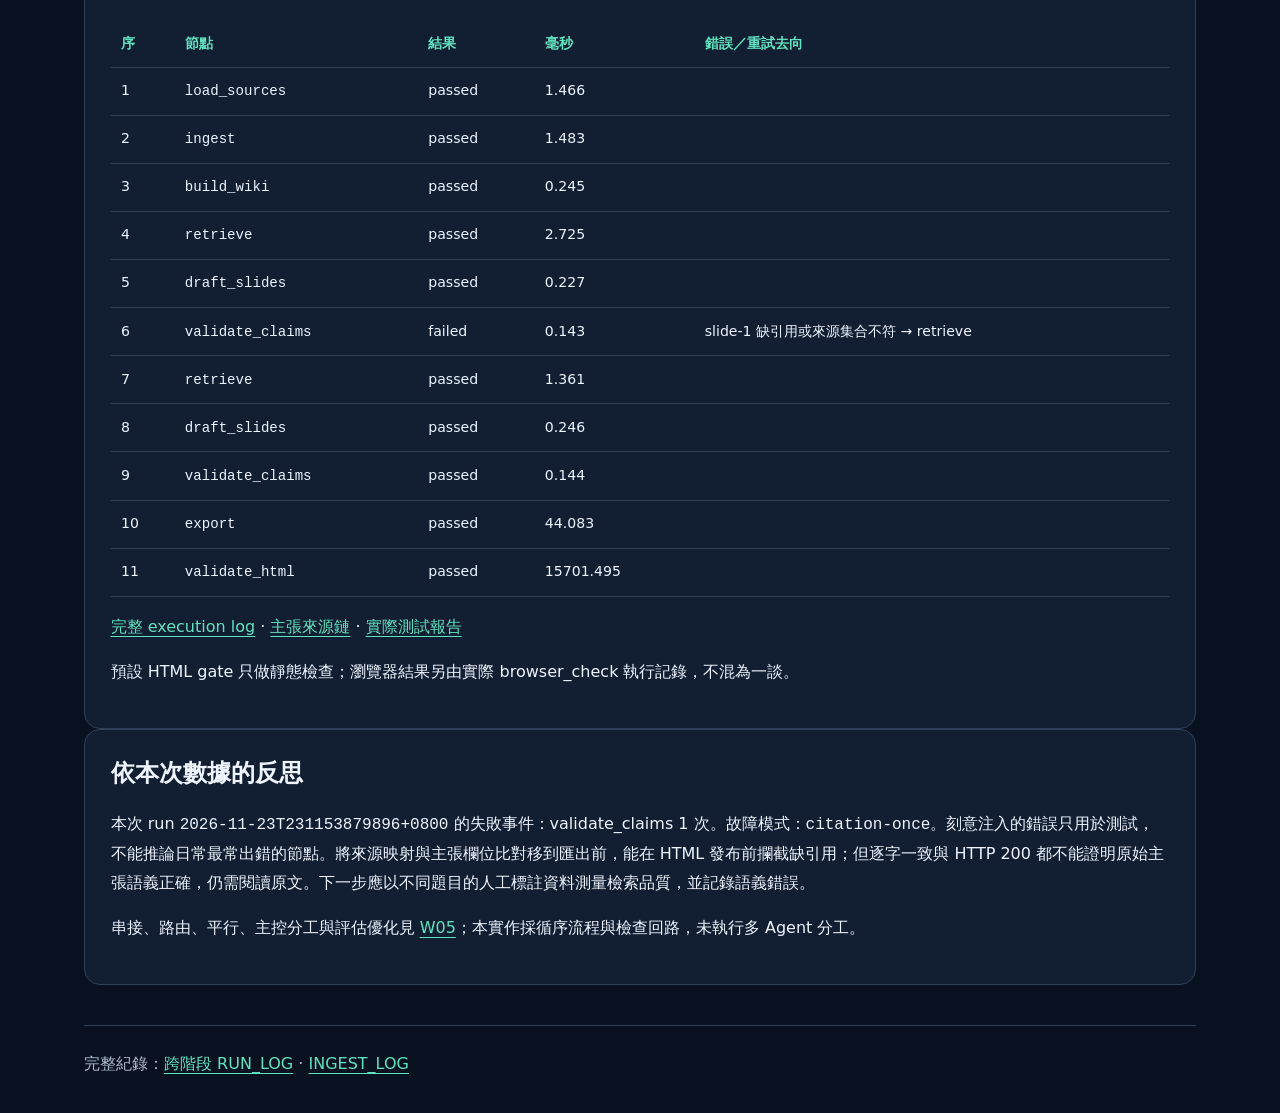
<file: workflow.html>
<!doctype html><html lang="zh-Hant"><head><meta charset="utf-8"><meta name="viewport" content="width=device-width,initial-scale=1"><meta name="description" content="AI Agent 新手教學：五篇來源、六個 Wiki 條目、十頁簡報與可重現流程。"><title>Graph、真實執行與反思</title><link rel="stylesheet" href="assets.css"><link rel="icon" href="data:,"></head><body class=""><a class="skip" href="#main">跳到主要內容</a><nav aria-label="成果導覽"><a href="index.html">Wiki 知識庫</a><a href="slides.html">教學簡報</a><a href="workflow.html">Graph 與實跑</a></nav><main class="shell" id="main"><header class="hero compact"><p class="eyebrow">WORKFLOW / EVIDENCE</p><h1>讓每個步驟，<br>留下可核查的路徑。</h1><p class="lead">設計圖、實際事件與驗證限制，分開閱讀。</p></header><aside class="notice">本機 Wiki → 檢索 → 規則組合；執行器未呼叫 LLM API。來源摘要曾由 Codex 輔助編輯與核對。 本作是本機資料與 HTML 流程，未上傳第三方 LLM Wiki。</aside><section class="card"><h2>生成前：設計與決策</h2><p>對象為初學者；以五篇技術文件建立六個概念條目，讓十頁課程可逐主張追溯。這是本次規劃推演，並非假造的歷史對話。</p><a href="DESIGN_DECISIONS.md">閱讀完整設計推演</a></section><section class="card"><h2>已實作的 Graph</h2><figure><div class="graph-scroll"><svg viewBox="0 0 980 430" role="img" aria-labelledby="graph-title graph-desc"><title id="graph-title">實作 Graph：八節點、條件回路與發布閘門</title><desc id="graph-desc">依序載入、ingest、Wiki、retrieve、draft、claims、export 候選、HTML。資料失敗回 ingest，引用失敗回 retrieve，HTML 失敗回 export；每處最多重試兩次，通過才本機發布。</desc><defs><marker id="arrow" markerWidth="10" markerHeight="10" refX="9" refY="3" orient="auto"><path d="M0,0 L0,6 L9,3 z" fill="#62e3c0"/></marker></defs><g class="edges"><path d="M240 70H260 M480 70H500 M720 70H740 M850 110V170 M740 210H720 M500 210H480 M260 210H240"/><path d="M130 250V370H390"/></g><g class="retry-edges"><path d="M370 110V145H250V70H260"/><path d="M610 170V140H850V110"/><path d="M130 170V130H370V170"/></g><g><rect x="20" y="30" width="220" height="80" rx="12"/><text x="34" y="60">load_sources</text><text class="secondary" x="34" y="87">讀取本地來源</text></g><g><rect x="260" y="30" width="220" height="80" rx="12"/><text x="274" y="60">ingest</text><text class="secondary" x="274" y="87">整理完整性檢查</text></g><g><rect x="500" y="30" width="220" height="80" rx="12"/><text x="514" y="60">build_wiki</text><text class="secondary" x="514" y="87">建立／核查 Wiki</text></g><g><rect x="740" y="30" width="220" height="80" rx="12"/><text x="754" y="60">retrieve</text><text class="secondary" x="754" y="87">依查詢檢索</text></g><g><rect x="740" y="170" width="220" height="80" rx="12"/><text x="754" y="200">draft_slides</text><text class="secondary" x="754" y="227">組合 Wiki 欄位</text></g><g><rect x="500" y="170" width="220" height="80" rx="12"/><text x="514" y="200">validate_claims</text><text class="secondary" x="514" y="227">核對主張與引用</text></g><g><rect x="260" y="170" width="220" height="80" rx="12"/><text x="274" y="200">export（候選）</text><text class="secondary" x="274" y="227">渲染到暫存區</text></g><g><rect x="20" y="170" width="220" height="80" rx="12"/><text x="34" y="200">validate_html</text><text class="secondary" x="34" y="227">結構／可選瀏覽器檢查</text></g><text x="180" y="295">資料缺漏 → ingest</text><text x="510" y="295">缺引用 → retrieve / draft</text><text x="180" y="325">HTML 失敗 → export；每處最多重試 2 次</text><rect x="390" y="340" width="370" height="65" rx="12"/><text x="410" y="369">通過 → export（本機正式檔案）</text><text x="410" y="391" class="secondary">超過上限 → REJECTED，不發布候選</text></svg></div><figcaption>實線為主流程，虛線為條件重試。Graph 是 Python 的真實控制流；不宣稱採用 LangGraph 套件。</figcaption></figure><p>狀態包含 query、retrieved_ids、draft、errors 與 retry_count。來源不完整時重新讀取本地整理檔；持續缺失則拒絕匯出，並不自動捏造資料。預設 HTML gate 為靜態結構檢查；加 <code>--browser</code> 才執行瀏覽器 gate。</p></section><section class="card"><h2>本次真實運行事件</h2><p>Run：<code>2026-11-23T231153879896+0800</code>；模式：deterministic retrieval + rule composition; no LLM API；故障注入：<code>citation-once</code>。下表為本頁產生時已完成的事件，最後 publish 事件請查完整 JSON。</p><div class="table-scroll"><table><thead><tr><th>序</th><th>節點</th><th>結果</th><th>毫秒</th><th>錯誤／重試去向</th></tr></thead><tbody><tr><td>1</td><td><code>load_sources</code></td><td>passed</td><td>1.466</td><td></td></tr><tr><td>2</td><td><code>ingest</code></td><td>passed</td><td>1.483</td><td></td></tr><tr><td>3</td><td><code>build_wiki</code></td><td>passed</td><td>0.245</td><td></td></tr><tr><td>4</td><td><code>retrieve</code></td><td>passed</td><td>2.725</td><td></td></tr><tr><td>5</td><td><code>draft_slides</code></td><td>passed</td><td>0.227</td><td></td></tr><tr><td>6</td><td><code>validate_claims</code></td><td>failed</td><td>0.143</td><td>slide-1 缺引用或來源集合不符 → retrieve</td></tr><tr><td>7</td><td><code>retrieve</code></td><td>passed</td><td>1.361</td><td></td></tr><tr><td>8</td><td><code>draft_slides</code></td><td>passed</td><td>0.246</td><td></td></tr><tr><td>9</td><td><code>validate_claims</code></td><td>passed</td><td>0.144</td><td></td></tr><tr><td>10</td><td><code>export</code></td><td>passed</td><td>44.083</td><td></td></tr><tr><td>11</td><td><code>validate_html</code></td><td>passed</td><td>15701.495</td><td></td></tr></tbody></table></div><p><a href="execution_log.json">完整 execution log</a> · <a href="slides_data.json">主張來源鏈</a> · <a href="VALIDATION_REPORT.md">實際測試報告</a></p><p>預設 HTML gate 只做靜態檢查；瀏覽器結果另由實際 browser_check 執行記錄，不混為一談。</p></section><section class="card"><h2>依本次數據的反思</h2><p>本次 run <code>2026-11-23T231153879896+0800</code> 的失敗事件：validate_claims 1 次。故障模式：<code>citation-once</code>。刻意注入的錯誤只用於測試，不能推論日常最常出錯的節點。將來源映射與主張欄位比對移到匯出前，能在 HTML 發布前攔截缺引用；但逐字一致與 HTTP 200 都不能證明原始主張語義正確，仍需閱讀原文。下一步應以不同題目的人工標註資料測量檢索品質，並記錄語義錯誤。</p><p>串接、路由、平行、主控分工與評估優化見 <a href="index.html#W05">W05</a>；本實作採循序流程與檢查回路，未執行多 Agent 分工。</p></section><footer>完整紀錄：<a href="RUN_LOG.md">跨階段 RUN_LOG</a> · <a href="INGEST_LOG.md">INGEST_LOG</a></footer></main></body></html>
</file>
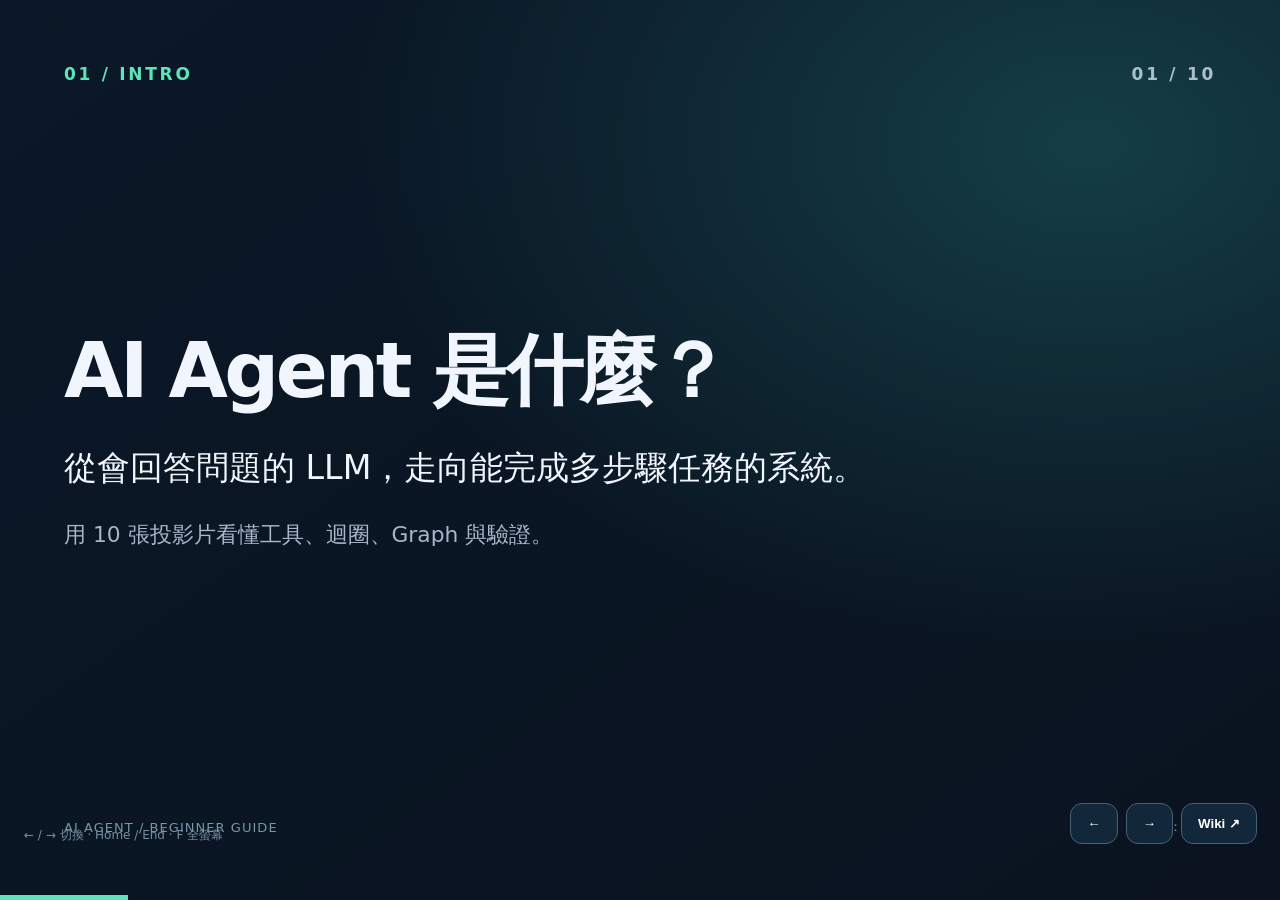
<file: original/slides.html>
<!doctype html><html lang="zh-Hant"><head><meta charset="utf-8"><meta name="viewport" content="width=device-width,initial-scale=1"><title>AI Agent 是什麼？｜教學 HTML 簡報</title><style>:root{--bg:#091421;--a:#5ce5b9;--white:#f1f5fd;--muted:#a8b7c8}*{box-sizing:border-box}html,body{height:100%;margin:0;background:var(--bg);color:var(--white);font-family:system-ui,"Microsoft JhengHei",sans-serif;overflow:hidden}.slide{position:absolute;inset:0;display:none;padding:clamp(24px,5vw,75px);background:radial-gradient(ellipse at 85% 16%,#143e45 0,transparent 48%),linear-gradient(145deg,#0a1827,#0b1320)}.slide.active{display:flex;flex-direction:column;justify-content:space-between}.top,.bottom{display:flex;justify-content:space-between;gap:12px;align-items:center}.eyebrow,.counter{font-size:clamp(12px,1.4vw,17px);font-weight:800;color:var(--a);letter-spacing:.16em}.counter{color:#a9bed1}.core{max-width:1050px}.core h1{font-size:clamp(36px,6vw,88px);letter-spacing:-.045em;line-height:1.16;margin:0 0 26px}.lead{font-size:clamp(20px,2.6vw,37px);line-height:1.6;margin:0 0 22px}.detail{font-size:clamp(16px,1.7vw,23px);line-height:1.75;color:var(--muted);max-width:950px}.bottom{font-size:13px;color:#7996a5;letter-spacing:.08em}.pipeline{display:flex;gap:10px;align-items:center;flex-wrap:wrap;margin:34px 0}.pipeline b{font-size:clamp(15px,1.7vw,22px);border:1px solid #327a73;border-radius:14px;padding:15px 20px;background:#143238}.pipeline span{color:var(--a);font-size:24px}.controls{position:fixed;right:23px;bottom:56px;display:flex;gap:8px}.controls button{cursor:pointer;border:1px solid #466174;background:#122739;color:#fff;padding:12px 16px;border-radius:12px;font-weight:800}.controls button:hover{background:#20505b}.progress{position:fixed;bottom:0;height:5px;background:var(--a);transition:width .2s}.hint{position:fixed;left:24px;bottom:56px;color:#748fa2;font-size:12px}@media(max-width:680px){.slide{padding:24px}.bottom{font-size:10px}.controls{bottom:30px}.hint{bottom:30px}.pipeline b{padding:10px 12px}}@media print{html,body{overflow:visible}.slide{display:flex!important;position:relative;height:100vh;page-break-after:always}.controls,.hint,.progress{display:none}}</style></head><body><section class="slide active" data-index="0" aria-hidden="false"><div class="top"><span class="eyebrow">01 / INTRO</span><span class="counter">01 / 10</span></div><div class="core"><h1>AI Agent 是什麼？</h1><p class="lead">從會回答問題的 LLM，走向能完成多步驟任務的系統。</p><p class="detail">用 10 張投影片看懂工具、迴圈、Graph 與驗證。</p></div><div class="bottom"><span>AI AGENT / BEGINNER GUIDE</span><span>Wiki：W01</span></div></section><section class="slide" data-index="1" aria-hidden="true"><div class="top"><span class="eyebrow">02 / GOAL</span><span class="counter">02 / 10</span></div><div class="core"><h1>今天你會學到</h1><p class="lead">分清 Chatbot、Workflow、Agent，並能讀懂一個基本 Agent Graph。</p><p class="detail">三個學習目標：辨認元件、解釋工具迴圈、設計簡單檢查機制。</p></div><div class="bottom"><span>AI AGENT / BEGINNER GUIDE</span><span>Wiki：W01, W04</span></div></section><section class="slide" data-index="2" aria-hidden="true"><div class="top"><span class="eyebrow">03 / CONCEPT</span><span class="counter">03 / 10</span></div><div class="core"><h1>Chatbot ≠ Agent</h1><p class="lead">Chatbot：多半直接回答。Agent：可依任務狀態決定要不要使用工具、是否繼續。</p><p class="detail">例：問「台北天氣如何？」是回答問題；「查天氣後整理出門清單」可能需要查詢工具與多步驟處理。</p></div><div class="bottom"><span>AI AGENT / BEGINNER GUIDE</span><span>Wiki：W01, W03</span></div></section><section class="slide" data-index="3" aria-hidden="true"><div class="top"><span class="eyebrow">04 / BUILDING BLOCKS</span><span class="counter">04 / 10</span></div><div class="core"><h1>Agent 的四個元件</h1><p class="lead">MODEL　→　INSTRUCTIONS　→　TOOLS　→　STATE / MEMORY</p><div class="pipeline"><b>MODEL</b><span>→</span><b>INSTRUCTIONS</b><span>→</span><b>TOOLS</b><span>→</span><b>STATE</b></div><p class="detail">模型做判斷；指令定規則；工具能查詢或動作；狀態保存過程資料。</p></div><div class="bottom"><span>AI AGENT / BEGINNER GUIDE</span><span>Wiki：W02</span></div></section><section class="slide" data-index="4" aria-hidden="true"><div class="top"><span class="eyebrow">05 / LOOP</span><span class="counter">05 / 10</span></div><div class="core"><h1>核心：工具回饋迴圈</h1><p class="lead">觀察任務 → 模型判斷 → 工具執行 → 讀取結果 → 再判斷</p><div class="pipeline"><b>THINK</b><span>→</span><b>ACT</b><span>→</span><b>OBSERVE</b><span>↺</span></div><p class="detail">資訊充分就回答；不足則繼續查詢。要設停止條件與重試上限。</p></div><div class="bottom"><span>AI AGENT / BEGINNER GUIDE</span><span>Wiki：W03, W06</span></div></section><section class="slide" data-index="5" aria-hidden="true"><div class="top"><span class="eyebrow">06 / GRAPH</span><span class="counter">06 / 10</span></div><div class="core"><h1>Graph 把決策變清楚</h1><p class="lead">Node 是步驟、Edge 是連線、Conditional Edge 是分支。</p><div class="pipeline"><b>NODE</b><span>→</span><b>CHECK</b><span>↙ FAIL</span><b>RETRY</b></div><p class="detail">例如檢查失敗，不必整份重做；回到有問題的「資料查詢／內容整理」節點即可。</p></div><div class="bottom"><span>AI AGENT / BEGINNER GUIDE</span><span>Wiki：W04</span></div></section><section class="slide" data-index="6" aria-hidden="true"><div class="top"><span class="eyebrow">07 / PATTERNS</span><span class="counter">07 / 10</span></div><div class="core"><h1>四種常見模式</h1><p class="lead">串接 Chaining｜分類 Routing｜平行 Parallel｜評估與優化 Evaluator–Optimizer</p><p class="detail">模式不是越複雜越好；要根據任務與成本挑選。</p></div><div class="bottom"><span>AI AGENT / BEGINNER GUIDE</span><span>Wiki：W05</span></div></section><section class="slide" data-index="7" aria-hidden="true"><div class="top"><span class="eyebrow">08 / EXAMPLE</span><span class="counter">08 / 10</span></div><div class="core"><h1>案例：製作學習摘要</h1><p class="lead">取得問題 → 查 Wiki → 整理 3 個重點 → 查核來源 → 產生摘要</p><div class="pipeline"><b>RETRIEVE</b><span>→</span><b>SUMMARIZE</b><span>→</span><b>VERIFY</b><span>→</span><b>OUTPUT</b></div><p class="detail">若 Wiki 查不到或引用不支持內容，回到檢索，不要讓無來源敘述進入最終輸出。</p></div><div class="bottom"><span>AI AGENT / BEGINNER GUIDE</span><span>Wiki：W03, W04, W06</span></div></section><section class="slide" data-index="8" aria-hidden="true"><div class="top"><span class="eyebrow">09 / SAFETY</span><span class="counter">09 / 10</span></div><div class="core"><h1>Agent 為什麼需要檢查？</h1><p class="lead">看似流暢的回答，也可能引用錯誤、操作越權或陷入重試。</p><p class="detail">來源回溯 + 最小工具權限 + 重試上限 + 敏感操作人工核准。</p></div><div class="bottom"><span>AI AGENT / BEGINNER GUIDE</span><span>Wiki：W06</span></div></section><section class="slide" data-index="9" aria-hidden="true"><div class="top"><span class="eyebrow">10 / RECAP</span><span class="counter">10 / 10</span></div><div class="core"><h1>快速複習</h1><p class="lead">Agent = 決策 + 工具 + 狀態 + 回饋。Graph = 可檢查的執行路徑。</p><p class="detail">想一想：如果查不到資料，應該回到哪個節點？答案：先回檢索與來源驗證。</p></div><div class="bottom"><span>AI AGENT / BEGINNER GUIDE</span><span>Wiki：W01, W03, W04, W06</span></div></section><div class="hint">← / → 切換 · Home / End · F 全螢幕</div><div class="controls"><button id="prev" aria-label="上一頁">←</button><button id="next" aria-label="下一頁">→</button><button id="wiki" aria-label="開啟 Wiki">Wiki ↗</button></div><div class="progress" id="progress"></div><script>let index=0;const pages=[...document.querySelectorAll('.slide')];function go(n){index=Math.max(0,Math.min(pages.length-1,n));pages.forEach((p,i)=>{p.classList.toggle('active',i===index);p.setAttribute('aria-hidden',i!==index)});document.querySelector('#progress').style.width=((index+1)/pages.length*100)+'%';location.hash='slide-'+(index+1);}document.querySelector('#prev').onclick=()=>go(index-1);document.querySelector('#next').onclick=()=>go(index+1);document.querySelector('#wiki').onclick=()=>window.open('index.html','_blank');document.addEventListener('keydown',e=>{if(['ArrowRight',' ','PageDown'].includes(e.key)){e.preventDefault();go(index+1)}if(['ArrowLeft','PageUp'].includes(e.key))go(index-1);if(e.key==='Home')go(0);if(e.key==='End')go(pages.length-1);if(e.key.toLowerCase()==='f')document.documentElement.requestFullscreen?.();});go(Math.max(0,(parseInt(location.hash.replace('#slide-',''))||1)-1));</script></body></html>
</file>
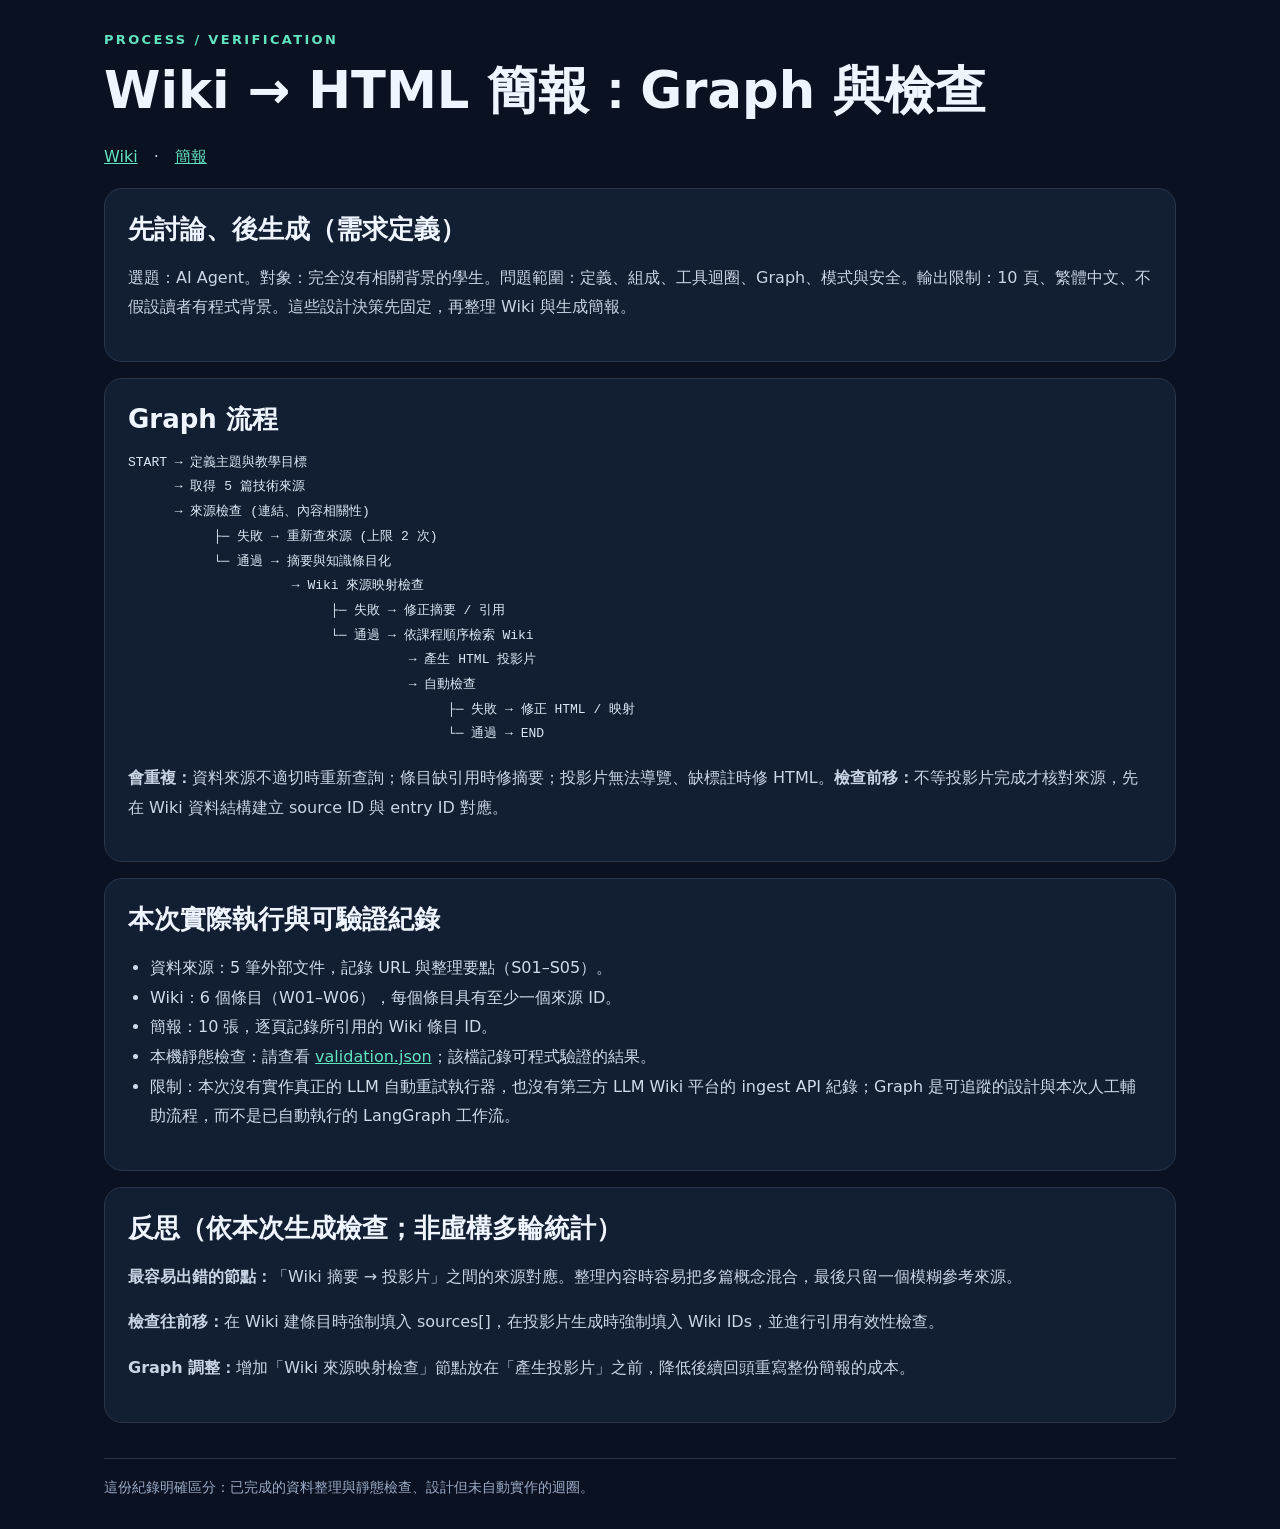
<file: original/workflow.html>
<!doctype html><html lang="zh-Hant"><head><meta charset="utf-8"><meta name="viewport" content="width=device-width,initial-scale=1"><title>Workflow · 執行與查核</title><style>:root{--bg:#0a1120;--panel:#121e31;--muted:#9aabc5;--line:#29364c;--a:#62e3c0;--white:#eef5ff}*{box-sizing:border-box}body{margin:0;background:var(--bg);color:var(--white);font-family:system-ui,-apple-system,"Microsoft JhengHei",sans-serif}a{color:var(--a)}.shell{max-width:1120px;margin:auto;padding:32px 24px}.eyebrow{color:var(--a);font-size:13px;font-weight:800;letter-spacing:.18em;text-transform:uppercase}h1{font-size:clamp(30px,4vw,52px);margin:10px 0}h2{font-size:26px;margin:0 0 14px}p{line-height:1.85;color:#c9d4e5}.sub{color:var(--muted)}.grid{display:grid;grid-template-columns:repeat(auto-fit,minmax(275px,1fr));gap:15px}.card{background:var(--panel);border:1px solid var(--line);border-radius:18px;padding:23px}.pill{display:inline-block;border:1px solid #326f68;border-radius:90px;color:var(--a);font-size:12px;padding:4px 10px;margin-right:7px}.tag{font-family:monospace;color:var(--a)}ul{color:#cfdbeb;line-height:1.85;padding-left:22px}button,input{font:inherit}.search{width:100%;border-radius:12px;border:1px solid #3b4a64;background:#0b1525;color:white;padding:14px 16px;margin:16px 0 24px}.footer{margin-top:35px;border-top:1px solid var(--line);padding-top:20px;color:var(--muted);font-size:14px}small{color:var(--muted)}</style></head><body><main class="shell"><div class="eyebrow">Process / Verification</div><h1>Wiki → HTML 簡報：Graph 與檢查</h1><p><a href="index.html">Wiki</a>　·　<a href="slides.html">簡報</a></p><div class="card"><h2>先討論、後生成（需求定義）</h2><p>選題：AI Agent。對象：完全沒有相關背景的學生。問題範圍：定義、組成、工具迴圈、Graph、模式與安全。輸出限制：10 頁、繁體中文、不假設讀者有程式背景。這些設計決策先固定，再整理 Wiki 與生成簡報。</p></div><div class="card" style="margin-top:16px"><h2>Graph 流程</h2><pre style="overflow-x:auto;color:#dbe9f6;line-height:1.9">START → 定義主題與教學目標
      → 取得 5 篇技術來源
      → 來源檢查 (連結、內容相關性)
           ├─ 失敗 → 重新查來源 (上限 2 次)
           └─ 通過 → 摘要與知識條目化
                     → Wiki 來源映射檢查
                          ├─ 失敗 → 修正摘要 / 引用
                          └─ 通過 → 依課程順序檢索 Wiki
                                    → 產生 HTML 投影片
                                    → 自動檢查
                                         ├─ 失敗 → 修正 HTML / 映射
                                         └─ 通過 → END</pre><p><b>會重複：</b>資料來源不適切時重新查詢；條目缺引用時修摘要；投影片無法導覽、缺標註時修 HTML。<b>檢查前移：</b>不等投影片完成才核對來源，先在 Wiki 資料結構建立 source ID 與 entry ID 對應。</p></div><div class="card" style="margin-top:16px"><h2>本次實際執行與可驗證紀錄</h2><ul><li>資料來源：5 筆外部文件，記錄 URL 與整理要點（S01–S05）。</li><li>Wiki：6 個條目（W01–W06），每個條目具有至少一個來源 ID。</li><li>簡報：10 張，逐頁記錄所引用的 Wiki 條目 ID。</li><li>本機靜態檢查：請查看 <a href="validation.json">validation.json</a>；該檔記錄可程式驗證的結果。</li><li>限制：本次沒有實作真正的 LLM 自動重試執行器，也沒有第三方 LLM Wiki 平台的 ingest API 紀錄；Graph 是可追蹤的設計與本次人工輔助流程，而不是已自動執行的 LangGraph 工作流。</li></ul></div><div class="card" style="margin-top:16px"><h2>反思（依本次生成檢查；非虛構多輪統計）</h2><p><b>最容易出錯的節點：</b>「Wiki 摘要 → 投影片」之間的來源對應。整理內容時容易把多篇概念混合，最後只留一個模糊參考來源。</p><p><b>檢查往前移：</b>在 Wiki 建條目時強制填入 sources[]，在投影片生成時強制填入 Wiki IDs，並進行引用有效性檢查。</p><p><b>Graph 調整：</b>增加「Wiki 來源映射檢查」節點放在「產生投影片」之前，降低後續回頭重寫整份簡報的成本。</p></div><div class="footer">這份紀錄明確區分：已完成的資料整理與靜態檢查、設計但未自動實作的迴圈。</div></main></body></html>
</file>
<file: assets.css>
:root{color-scheme:dark;--bg:#0a1120;--panel:#121e31;--line:#304058;--ink:#eef5ff;--muted:#aebdd1;--accent:#62e3c0;--sans:system-ui,-apple-system,"Microsoft JhengHei",sans-serif}*{box-sizing:border-box}html{scroll-behavior:smooth;scroll-padding-top:5rem}body{margin:0;background:var(--bg);color:var(--ink);font:1rem/1.8 var(--sans)}a{color:var(--accent);text-underline-offset:4px}a:hover{color:#c2ffef}a:focus-visible,button:focus-visible,input:focus-visible,summary:focus-visible{outline:3px solid #f8d27d;outline-offset:5px}button,input{font:inherit}button{cursor:pointer}button:disabled{opacity:.45;cursor:default}[hidden]{display:none!important}nav{display:flex;gap:2rem;flex-wrap:wrap;max-width:1160px;margin:auto;padding:1.3rem 1.5rem;border-bottom:1px solid var(--line)}nav a{text-decoration:none}.shell{max-width:1160px;margin:auto;padding:0 1.5rem 3rem}.hero{padding:4rem 0 3rem}.hero h1{font-size:clamp(2.6rem,5.5vw,4.8rem);line-height:1.15;letter-spacing:-.04em;margin:1.4rem 0}.hero.compact{padding-top:3rem}.lead{font-size:clamp(1.1rem,2vw,1.4rem);color:#cbd7e7;max-width:850px}.eyebrow{color:var(--accent);font-size:.82rem;font-weight:750;letter-spacing:.12em;margin:0 0 1rem}.stats{display:flex;gap:3rem;flex-wrap:wrap;margin:2rem 0}.stats span{color:var(--muted)}.stats b{color:var(--ink);font-size:2rem;font-weight:600;margin-right:.4rem}.primary{display:inline-block;background:var(--accent);color:#071b1a;border-radius:9px;font-weight:700;text-decoration:none;padding:.7rem 1.3rem}.primary:hover{background:#b5ffe9;color:#071b1a}.notice{border-left:3px solid var(--accent);background:#132833;padding:1rem 1.25rem;color:#cbdbe2;margin:0 0 2rem}.section-title{font-size:2rem;margin:3rem 0 1rem}h2{line-height:1.45;font-size:1.5rem}h3{font-size:1.15rem;line-height:1.5}p{overflow-wrap:anywhere}.grid{display:grid;grid-template-columns:repeat(2,minmax(0,1fr));gap:1.1rem}.card{background:var(--panel);border:1px solid var(--line);border-radius:16px;padding:1.6rem;min-width:0;scroll-margin-top:1.5rem}.card>h2{margin-top:0}.card ul{padding-left:1.25rem;color:#d2deed}.card li{margin-bottom:.55rem}.card small{display:block;color:var(--muted);font-size:.85rem}details{padding:.7rem 0;border-top:1px solid var(--line)}summary{cursor:pointer;color:var(--accent)}.references{font-size:.85rem;color:var(--muted);line-height:1.8}.search{display:block;width:100%;background:#0d1828;color:var(--ink);padding:.8rem 1rem;border:1px solid #50647e;border-radius:9px;margin:.6rem 0}#search-status{color:var(--muted);font-size:.9rem}.shell footer{border-top:1px solid var(--line);padding-top:1.5rem;margin-top:2.5rem;color:var(--muted)}.skip{position:absolute;left:1rem;top:-100px;z-index:10;background:var(--ink);color:var(--bg);padding:.6rem}.skip:focus{top:1rem}code{font-family:Consolas,monospace;overflow-wrap:anywhere}.table-scroll,.graph-scroll{max-width:100%;overflow:auto}table{border-collapse:collapse;width:100%;font-size:.88rem;text-align:left}th,td{border-bottom:1px solid var(--line);padding:.65rem;vertical-align:top}th{color:var(--accent)}figure{margin:1.5rem 0}figcaption{font-size:.9rem;color:var(--muted)}svg{display:block;width:100%;min-width:690px}svg rect{fill:#16323b;stroke:#438478}svg text{fill:var(--ink);font:16px var(--sans)}svg .secondary{font-size:14px;fill:#b3c8cf}.edges path,.retry-edges path{fill:none;stroke:var(--accent);stroke-width:2;marker-end:url(#arrow)}.retry-edges path{stroke:#f8d27d;stroke-dasharray:6 5}.presentation{background:radial-gradient(ellipse at 90% 10%,#143e45,transparent 50%),var(--bg)}.deck{min-height:calc(100dvh - 84px)}.slide{min-height:calc(100dvh - 84px);display:flex;flex-direction:column;justify-content:space-between;gap:1.5rem;max-width:1400px;margin:auto;padding:clamp(1.4rem,4vw,4rem)}.slide header,.slide footer{display:flex;justify-content:space-between;align-items:center;gap:1rem;flex-wrap:wrap}.slide header .eyebrow{margin:0}.counter{color:var(--muted);font-size:.9rem;letter-spacing:.1em}.slide h1{font-size:clamp(2rem,4.5vw,4.2rem);line-height:1.2;letter-spacing:-.035em;margin:0 0 1.6rem}.slide-core{max-width:1100px}.claim{border-left:2px solid #315d64;padding-left:1.2rem;margin:1.1rem 0}.claim>p:first-child{font-size:clamp(1.05rem,1.8vw,1.45rem);line-height:1.7;margin:0 0 .5rem}.lead-claim>p:first-child{font-size:clamp(1.25rem,2.25vw,1.9rem);color:#f0f6fc}.claim .references{font-size:.8rem;margin:0}.slide footer{font-size:.8rem;color:var(--muted)}.deck-controls{min-height:80px;display:flex;justify-content:center;align-items:center;gap:1rem;flex-wrap:wrap;padding:.8rem 1rem;background:#101e2d;border-top:1px solid var(--line)}.deck-controls button{border:1px solid #55728a;border-radius:8px;background:#182f40;color:var(--ink);padding:.5rem 1rem;min-height:44px}.deck-controls button:hover:not(:disabled){background:#234e58}.deck-controls small{color:var(--muted);font-size:.8rem}.progress-track{height:4px;background:#263b4d}#progress{height:4px;background:var(--accent);width:10%;transition:width .15s}#position{font-variant-numeric:tabular-nums;min-width:3.5rem;text-align:center}@media(max-width:700px){nav{gap:1.2rem;padding:1rem}.shell{padding:0 1rem 2rem}.hero{padding:2.5rem 0 2rem}.hero h1{font-size:2.6rem}.grid{grid-template-columns:minmax(0,1fr)}.card{padding:1.2rem}.stats{gap:1.3rem}.stats b{font-size:1.6rem}.slide{padding:1.4rem 1.2rem;gap:1.7rem}.slide h1{font-size:2rem}.claim{padding-left:.8rem}.slide footer{font-size:.8rem}.deck-controls{gap:.55rem}.deck-controls button{padding:.5rem .7rem}.deck-controls small{flex-basis:100%;text-align:center}.deck{min-height:calc(100dvh - 130px)}}@media(prefers-reduced-motion:reduce){html{scroll-behavior:auto}#progress{transition:none}}@media print{.slide[hidden]{display:flex!important}.slide{min-height:95vh;break-after:page}.deck-controls,.progress-track,nav,.skip{display:none}body,.card{background:white;color:black}.claim>p:first-child,h1,h2{color:black}a{color:#16544d}.references{color:#444}}
</file>
